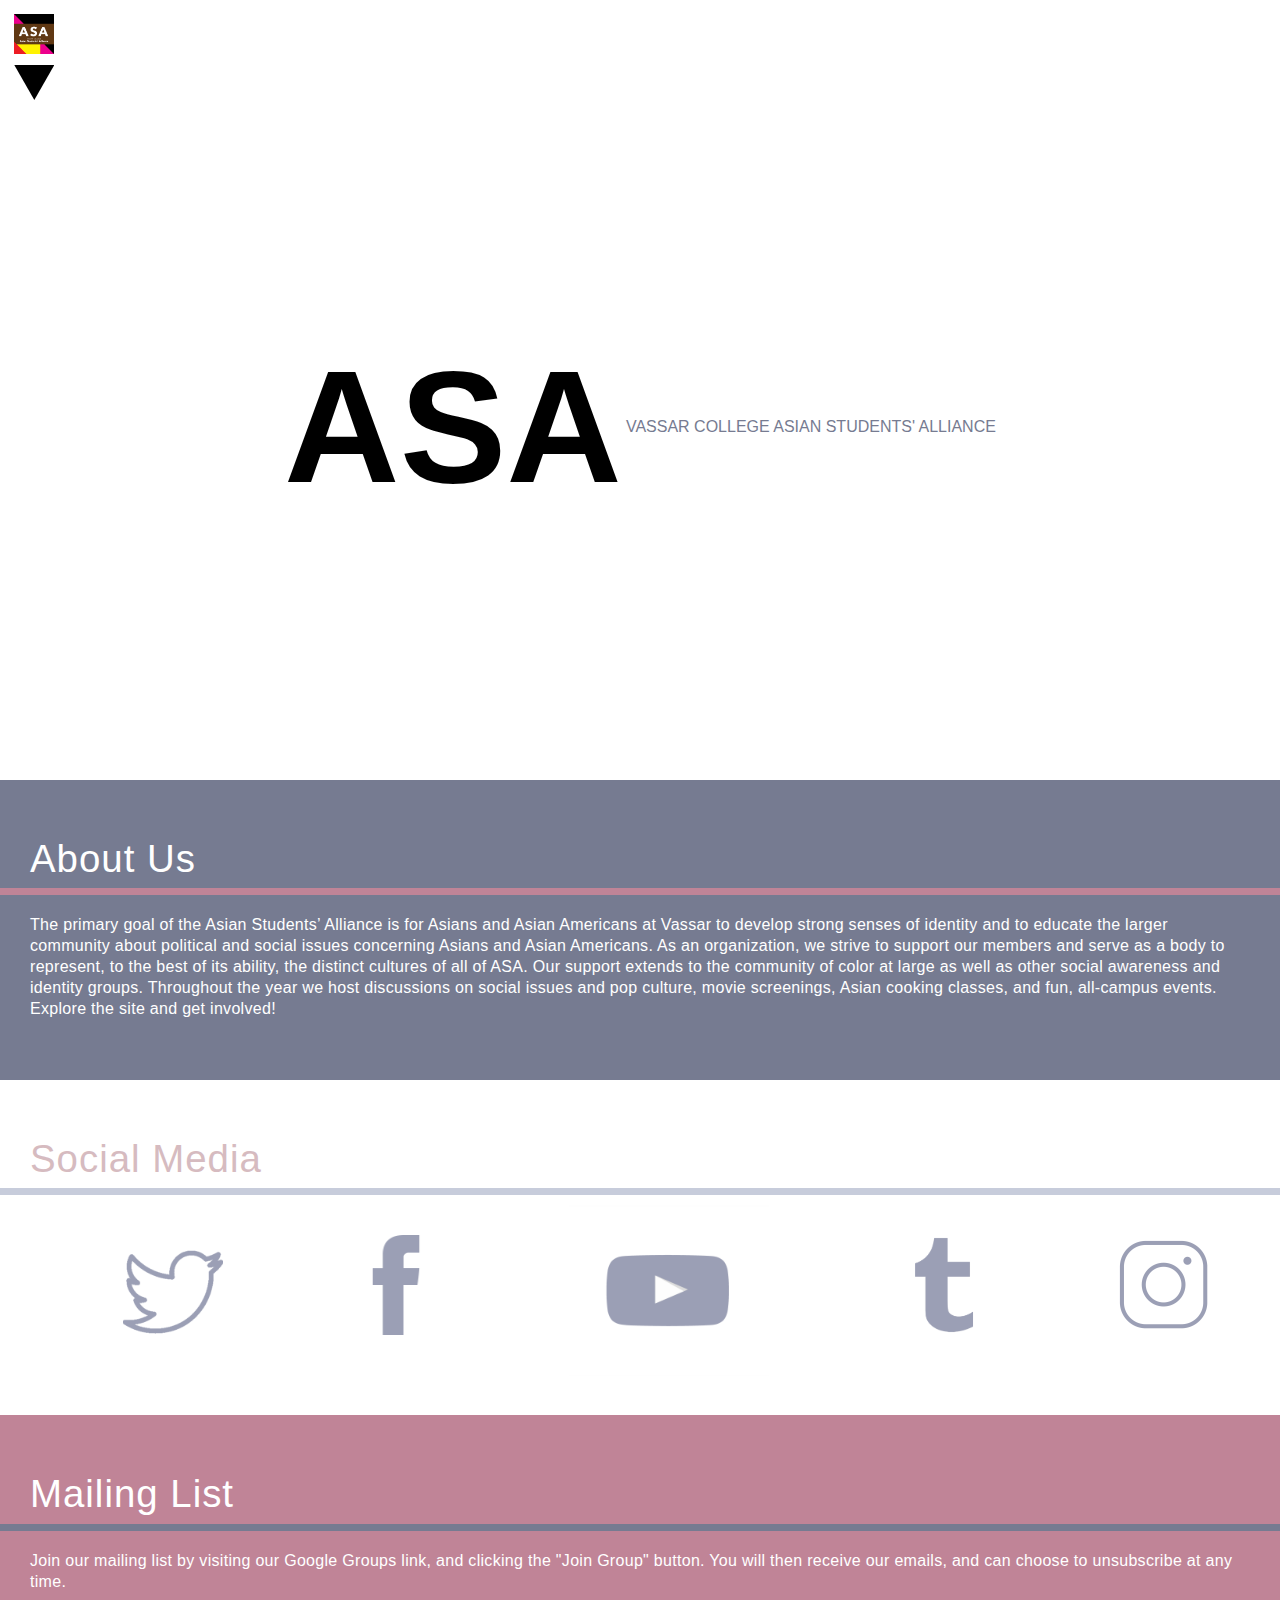
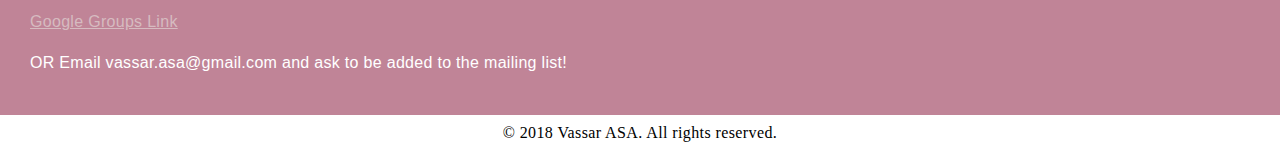
<file: ASA/index.html>
<html>
<head>
    <link rel="stylesheet" type="text/css" href="reset.css">
    <link rel="stylesheet" type="text/css" href="title.css">
    <link rel="shortcut icon" href=pictures/favicon.ico>
    <title>Vassar ASA</title>
</head>
<div id="big-grid">
<main>
    <a href=index.html>
        <img src="pictures/ASA.png" alt="ASA Logo">
    </a>
    <div class="top">
    <br>
    <br>
    <br>
    <br>
    <div class="dropdown">
        <button class="dropbtn">
            <div class="triangle-down"></div>
        </button>
        <div class="dropdown-content">
            <a href=mission-statement.html><p>Mission Statement</p></a>
            <a href=get-involved.html><p>Get Involved</p></a>
            <a href=history.html><p>History</p></a>
            <a href=minutes.html><p>Minutes</p></a>
            <a href=meet-eb.html><p>Meet EB</p></a>
            <a href=letter.html><p>A Letter</p></a>
            <a href=vasam.html><p>VASAM</p></a>
        </div>
    </div>
    <div id="title">
    <h1>ASA</h1>
    <h2>Vassar College Asian Students' Alliance </h2>
    </div>
    </div>
</main>
<body>
    <div id="about-us">
        <h1>About Us </h1>
        <div class="red-bar"></div>
        <p>The primary goal of the Asian Students’ Alliance is for Asians and Asian Americans at Vassar to develop strong senses of identity and to educate the larger community about political and social issues concerning Asians and Asian Americans.  As an organization, we strive to support our members and serve as a body to represent, to the best of its ability, the distinct cultures of all of ASA.  Our support extends to the community of color at large as well as other social awareness and identity groups.  Throughout the year we host discussions on social issues and pop culture, movie screenings, Asian cooking classes, and fun, all-campus events.  Explore the site and get involved!</p>
    </div>
    <div id="social-media">
        <h1>Social Media</h1>
        <div class="red-bar"></div>
        <div class="icon-grid">
            <div class="icon">
                <a href="https://twitter.com/vassarASA" target="_blank">
                    <img class="twitter" src="pictures/twitter-icon-hover.png" alt="ASA Twitter">
                    <img class="twitter" src="pictures/twitter-icon.png">
                </a>
            </div>
            <div class="icon">
                <a href="https://www.facebook.com/vassar.asa" target="_blank">
                    <img class="facebook" src="pictures/facebook-icon-hover.png" alt="ASA Facebook">
                    <img class="facebook" src="pictures/facebook-icon.png">
                </a>
            </div>
            <div class="icon">
                <a href="https://www.youtube.com/user/vassarasa" target="_blank">
                    <img class="youtube" src="pictures/youtube-icon-hover.png" alt="ASA Youtube">
                    <img class="youtube" src="pictures/youtube-icon.png">
                </a>
            </div>
            <div class="icon">
                <a href="http://vassarasa.tumblr.com/" target="_blank">  
                    <img class="tumblr" src="pictures/tumblr-icon-hover.png" alt="ASA Tumblr">
                    <img class="tumblr" src="pictures/tumblr-icon.png">
                </a>
            </div>
            <div class="icon">
                <a href="https://www.instagram.com/vassarasa/" target="_blank">
                    <img class="instagram" src="pictures/insta-icon-hover.png" alt="ASA Instagram">
                    <img class="instagram" src="pictures/insta-icon.png">
                </a>
            </div>
        </div>
    </div>
    <div id="mailing-list">
        <h1>Mailing List</h1>
        <div class="red-bar"></div>
        <p>Join our mailing list by visiting our Google Groups link, and clicking the "Join Group" button. You will then receive our emails, and can choose to unsubscribe at any time. </p>
        <a class="mailing-list-link" href="http://bit.ly/asamailinglist" target="_blank">
            Google Groups Link
        </a>
        <p>OR Email vassar.asa@gmail.com and ask to be added to the mailing list!</p>
    </div>
</body>
</div>
<footer>
    <p>© 2018 Vassar ASA. All rights reserved.</p>
</footer>
</html>
</file>
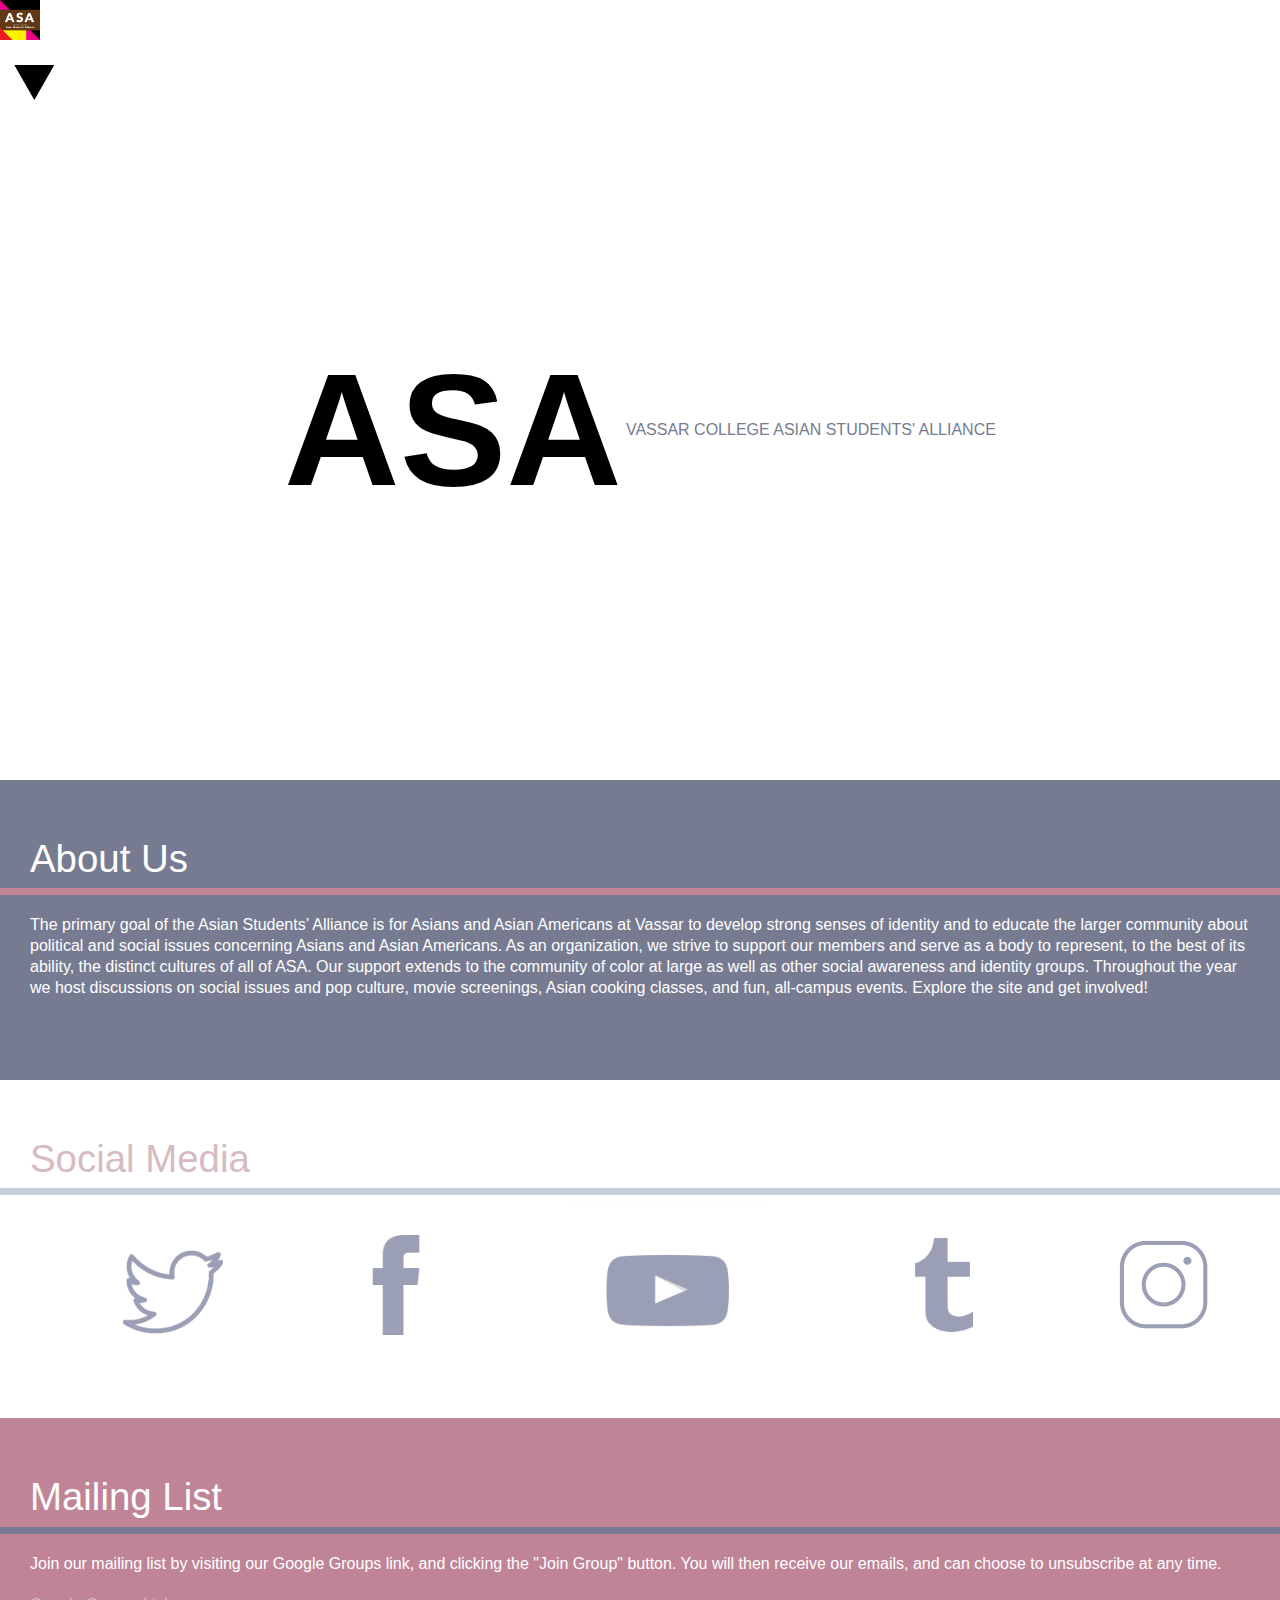
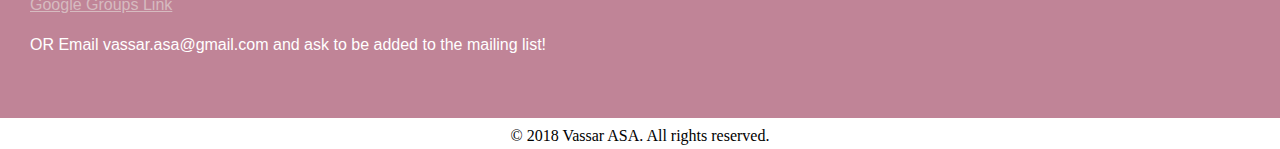
<file: docs/index.html>
<!DOCTYPE html>
<html>
<head>
    <link rel="stylesheet" type="text/css" href="reset.css">
    <link rel="stylesheet" type="text/css" href="index.css">
    <link rel="shortcut icon" href=pictures/favicon.ico>
    <title>Vassar ASA</title>
</head>
<div id="big-grid">
<main>
    <a href=index.html>
        <img src="pictures/ASA.png" alt="ASA Logo">
    </a>
    <div class="top">
    <br>
    <br>
    <br>
    <br>
    <div class="dropdown">
        <button class="dropbtn">
            <div class="triangle-down"></div>
        </button>
        <div class="dropdown-content">
            <a href=mission-statement.html><p>Mission Statement</p></a>
            <a href=get-involved.html><p>Get Involved</p></a>
            <a href=history.html><p>History</p></a>
            <a href=minutes.html><p>Minutes</p></a>
            <a href=meet-eb.html><p>Meet EB</p></a>
            <a href=letter.html><p>A Letter</p></a>
            <a href=vasam.html><p>VASAM</p></a>
        </div>
    </div>
    <div id="title">
    <h1>ASA</h1>
    <h2>Vassar College Asian Students' Alliance </h2>
    </div>
    </div>
</main>
<body>
    <div id="about-us">
        <h1>About Us </h1>
        <div class="red-bar"></div>
        <p>The primary goal of the Asian Students’ Alliance is for Asians and Asian Americans at Vassar to develop strong senses of identity and to educate the larger community about political and social issues concerning Asians and Asian Americans.  As an organization, we strive to support our members and serve as a body to represent, to the best of its ability, the distinct cultures of all of ASA.  Our support extends to the community of color at large as well as other social awareness and identity groups.  Throughout the year we host discussions on social issues and pop culture, movie screenings, Asian cooking classes, and fun, all-campus events.  Explore the site and get involved!</p>
    </div>
    <div id="social-media">
        <h1>Social Media</h1>
        <div class="red-bar"></div>
        <div class="icon-grid">
            <div class="icon">
                <a href="https://twitter.com/vassarASA" target="_blank">
                    <img class="twitter" src="pictures/twitter-icon-hover.png" alt="ASA Twitter">
                    <img class="twitter" src="pictures/twitter-icon.png">
                </a>
            </div>
            <div class="icon">
                <a href="https://www.facebook.com/vassar.asa" target="_blank">
                    <img class="facebook" src="pictures/facebook-icon-hover.png" alt="ASA Facebook">
                    <img class="facebook" src="pictures/facebook-icon.png">
                </a>
            </div>
            <div class="icon">
                <a href="https://www.youtube.com/user/vassarasa" target="_blank">
                    <img class="youtube" src="pictures/youtube-icon-hover.png" alt="ASA Youtube">
                    <img class="youtube" src="pictures/youtube-icon.png">
                </a>
            </div>
            <div class="icon">
                <a href="http://vassarasa.tumblr.com/" target="_blank">  
                    <img class="tumblr" src="pictures/tumblr-icon-hover.png" alt="ASA Tumblr">
                    <img class="tumblr" src="pictures/tumblr-icon.png">
                </a>
            </div>
            <div class="icon">
                <a href="https://www.instagram.com/vassarasa/" target="_blank">
                    <img class="instagram" src="pictures/insta-icon-hover.png" alt="ASA Instagram">
                    <img class="instagram" src="pictures/insta-icon.png">
                </a>
            </div>
        </div>
    </div>
    <div id="mailing-list">
        <h1>Mailing List</h1>
        <div class="red-bar"></div>
        <p>Join our mailing list by visiting our Google Groups link, and clicking the "Join Group" button. You will then receive our emails, and can choose to unsubscribe at any time. </p>
        <a class="mailing-list-link" href="http://bit.ly/asamailinglist" target="_blank">
            Google Groups Link
        </a>
        <p>OR Email vassar.asa@gmail.com and ask to be added to the mailing list!</p>
    </div>
</body>
</div>
<footer>
    <p>© 2018 Vassar ASA. All rights reserved.</p>
</footer>
</html>
</file>
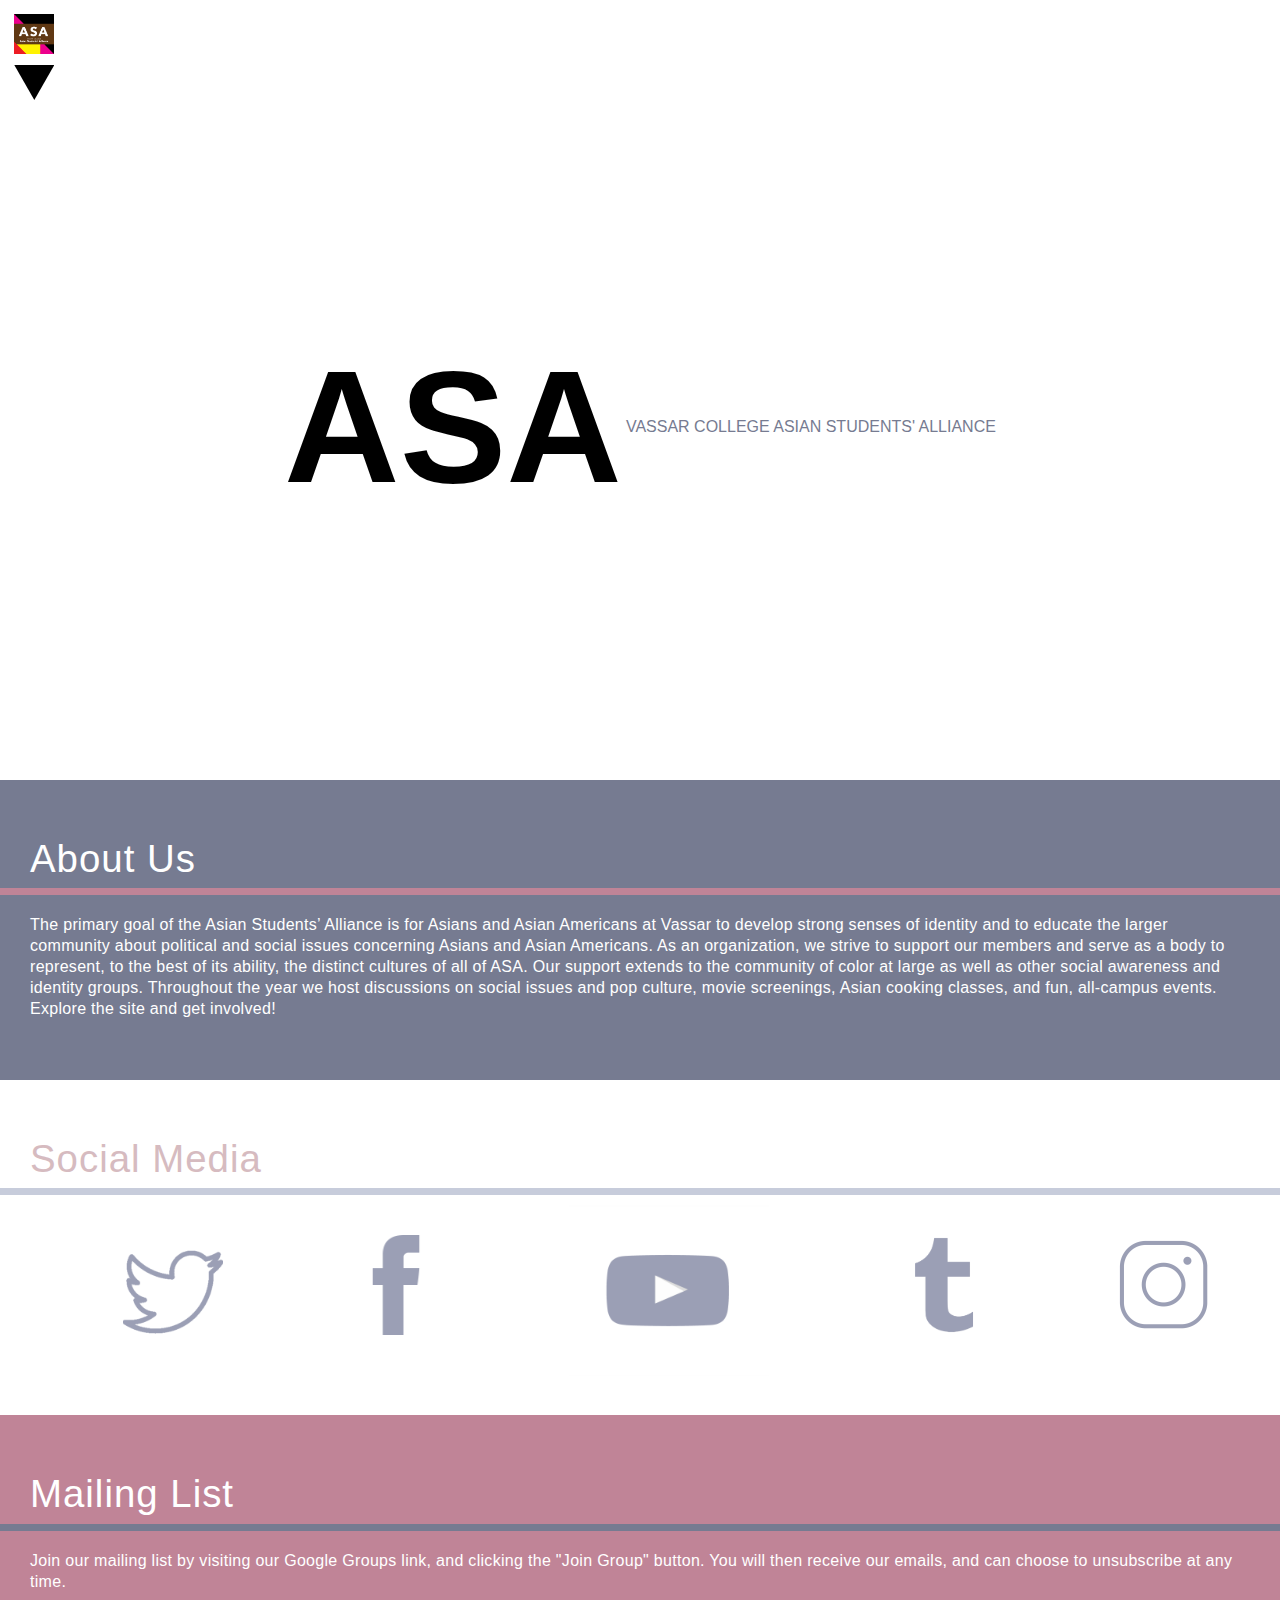
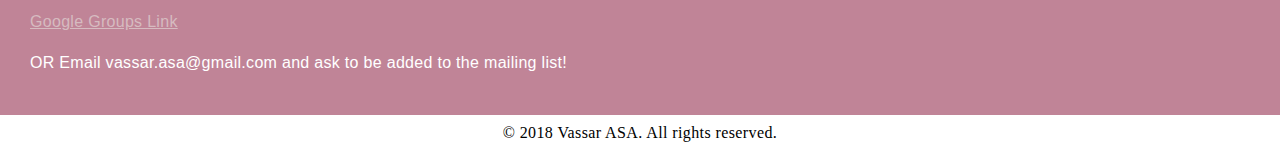
<file: docs/ASA/index.html>
<html>
<head>
    <link rel="stylesheet" type="text/css" href="reset.css">
    <link rel="stylesheet" type="text/css" href="index.css">
    <link rel="shortcut icon" href=pictures/favicon.ico>
    <title>Vassar ASA</title>
</head>
<div id="big-grid">
<main>
    <a href=index.html>
        <img src="pictures/ASA.png" alt="ASA Logo">
    </a>
    <div class="top">
    <br>
    <br>
    <br>
    <br>
    <div class="dropdown">
        <button class="dropbtn">
            <div class="triangle-down"></div>
        </button>
        <div class="dropdown-content">
            <a href=mission-statement.html><p>Mission Statement</p></a>
            <a href=get-involved.html><p>Get Involved</p></a>
            <a href=history.html><p>History</p></a>
            <a href=minutes.html><p>Minutes</p></a>
            <a href=meet-eb.html><p>Meet EB</p></a>
            <a href=letter.html><p>A Letter</p></a>
            <a href=vasam.html><p>VASAM</p></a>
        </div>
    </div>
    <div id="title">
    <h1>ASA</h1>
    <h2>Vassar College Asian Students' Alliance </h2>
    </div>
    </div>
</main>
<body>
    <div id="about-us">
        <h1>About Us </h1>
        <div class="red-bar"></div>
        <p>The primary goal of the Asian Students’ Alliance is for Asians and Asian Americans at Vassar to develop strong senses of identity and to educate the larger community about political and social issues concerning Asians and Asian Americans.  As an organization, we strive to support our members and serve as a body to represent, to the best of its ability, the distinct cultures of all of ASA.  Our support extends to the community of color at large as well as other social awareness and identity groups.  Throughout the year we host discussions on social issues and pop culture, movie screenings, Asian cooking classes, and fun, all-campus events.  Explore the site and get involved!</p>
    </div>
    <div id="social-media">
        <h1>Social Media</h1>
        <div class="red-bar"></div>
        <div class="icon-grid">
            <div class="icon">
                <a href="https://twitter.com/vassarASA" target="_blank">
                    <img class="twitter" src="pictures/twitter-icon-hover.png" alt="ASA Twitter">
                    <img class="twitter" src="pictures/twitter-icon.png">
                </a>
            </div>
            <div class="icon">
                <a href="https://www.facebook.com/vassar.asa" target="_blank">
                    <img class="facebook" src="pictures/facebook-icon-hover.png" alt="ASA Facebook">
                    <img class="facebook" src="pictures/facebook-icon.png">
                </a>
            </div>
            <div class="icon">
                <a href="https://www.youtube.com/user/vassarasa" target="_blank">
                    <img class="youtube" src="pictures/youtube-icon-hover.png" alt="ASA Youtube">
                    <img class="youtube" src="pictures/youtube-icon.png">
                </a>
            </div>
            <div class="icon">
                <a href="http://vassarasa.tumblr.com/" target="_blank">  
                    <img class="tumblr" src="pictures/tumblr-icon-hover.png" alt="ASA Tumblr">
                    <img class="tumblr" src="pictures/tumblr-icon.png">
                </a>
            </div>
            <div class="icon">
                <a href="https://www.instagram.com/vassarasa/" target="_blank">
                    <img class="instagram" src="pictures/insta-icon-hover.png" alt="ASA Instagram">
                    <img class="instagram" src="pictures/insta-icon.png">
                </a>
            </div>
        </div>
    </div>
    <div id="mailing-list">
        <h1>Mailing List</h1>
        <div class="red-bar"></div>
        <p>Join our mailing list by visiting our Google Groups link, and clicking the "Join Group" button. You will then receive our emails, and can choose to unsubscribe at any time. </p>
        <a class="mailing-list-link" href="http://bit.ly/asamailinglist" target="_blank">
            Google Groups Link
        </a>
        <p>OR Email vassar.asa@gmail.com and ask to be added to the mailing list!</p>
    </div>
</body>
</div>
<footer>
    <p>© 2018 Vassar ASA. All rights reserved.</p>
</footer>
</html>
</file>
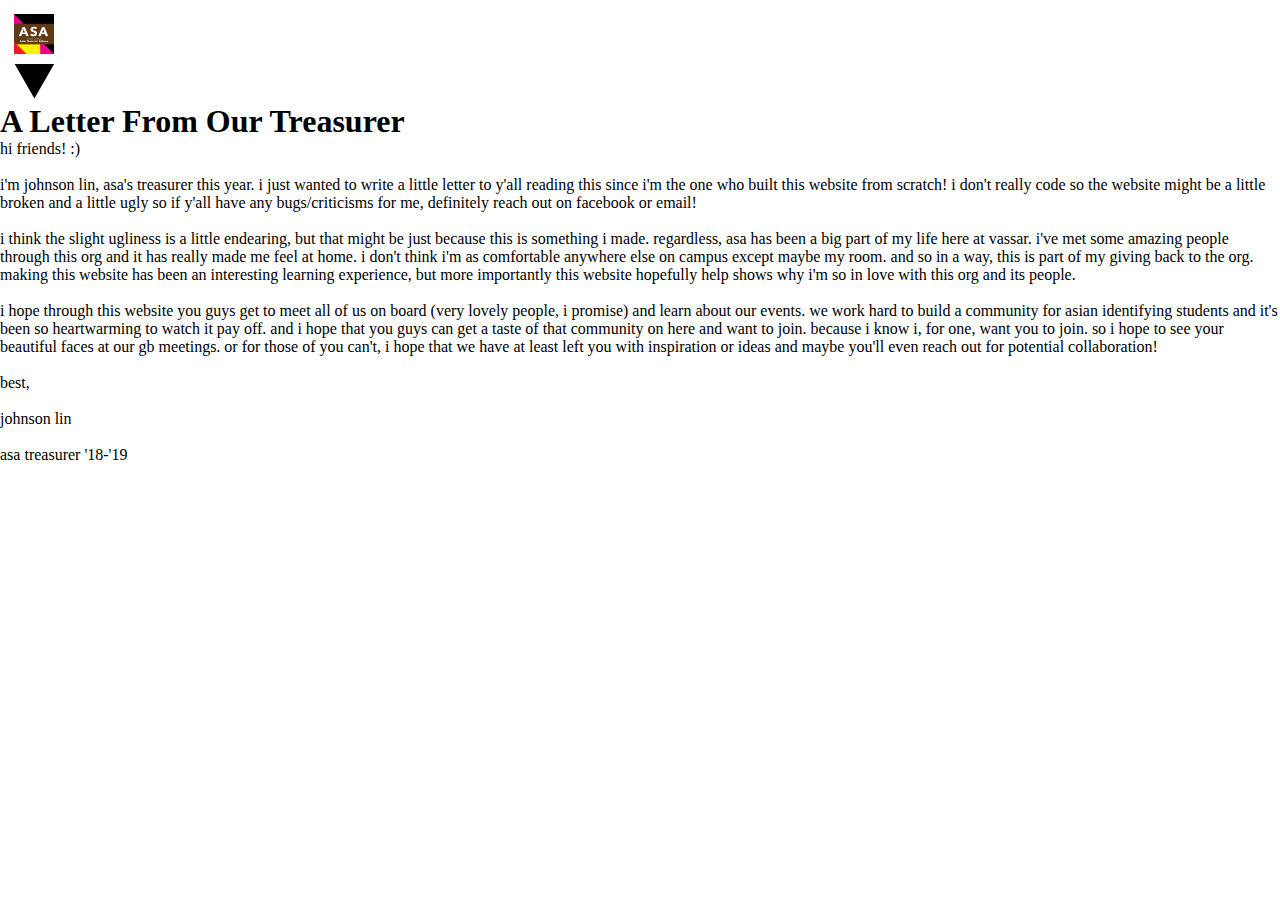
<file: ASA/letter.html>
<html>
<head>
    <link rel="stylesheet" type="text/css" href=letter.css>
    <link rel="shortcut icon" href=pictures/favicon.ico>
    <title>ASA - A Letter</title>
</head>
    <div id="grid">
<div id="header">
<a href=index.html>
    <img src="pictures/ASA.png" alt="ASA Logo">
</a>
<br>
<br>
<br>
<div class="dropdown">
    <button class="dropbtn">
        <div class="triangle-down"></div>
    </button>
    <div class="dropdown-content">
        <a href=mission-statement.html><p>Mission Statement</p></a>
        <a href=get-involved.html><p>Get Involved</p></a>
        <a href=history.html><p>History</p></a>
        <a href=minutes.html><p>Minutes</p></a>
        <a href=meet-eb.html><p>Meet EB</p></a>
        <a href=letter.html><p>A Letter</p></a>
        <a href=vasam.html><p>VASAM</p></a>
    </div>
</div>
<h1>A Letter From Our Treasurer</h1>
<body>
    hi friends! :)
</body>
<br>
<br>
<body>
    i'm johnson lin, asa's treasurer this year. i just wanted to write a little letter to y'all reading this since i'm the one who built this website from scratch! i don't really code so the website might be a little broken and a little ugly so if y'all have any bugs/criticisms for me, definitely reach out on facebook or email! 
</body>
<br>
<br>
<body>
    i think the slight ugliness is a little endearing, but that might be just because this is something i made. regardless, asa has been a big part of my life here at vassar. i've met some amazing people through this org and it has really made me feel at home. i don't think i'm as comfortable anywhere else on campus except maybe my room. and so in a way, this is part of my giving back to the org. making this website has been an interesting learning experience, but more importantly this website hopefully help shows why i'm so in love with this org and its people.
</body>
<br>
<br>
<body>
    i hope through this website you guys get to meet all of us on board (very lovely people, i promise) and learn about our events. we work hard to build a community for asian identifying students and it's been so heartwarming to watch it pay off. and i hope that you guys can get a taste of that community on here and want to join. because i know i, for one, want you to join. so i hope to see your beautiful faces at our gb meetings. or for those of you can't, i hope that we have at least left you with inspiration or ideas and maybe you'll even reach out for potential collaboration!  
</body>
<br>
<br>
<body>
    best,
</body>
<br>
<br>
<body>
    johnson lin
</body>
<br>
<br>
<body>
    asa treasurer '18-'19
</body>
</div>
</html>
</file>
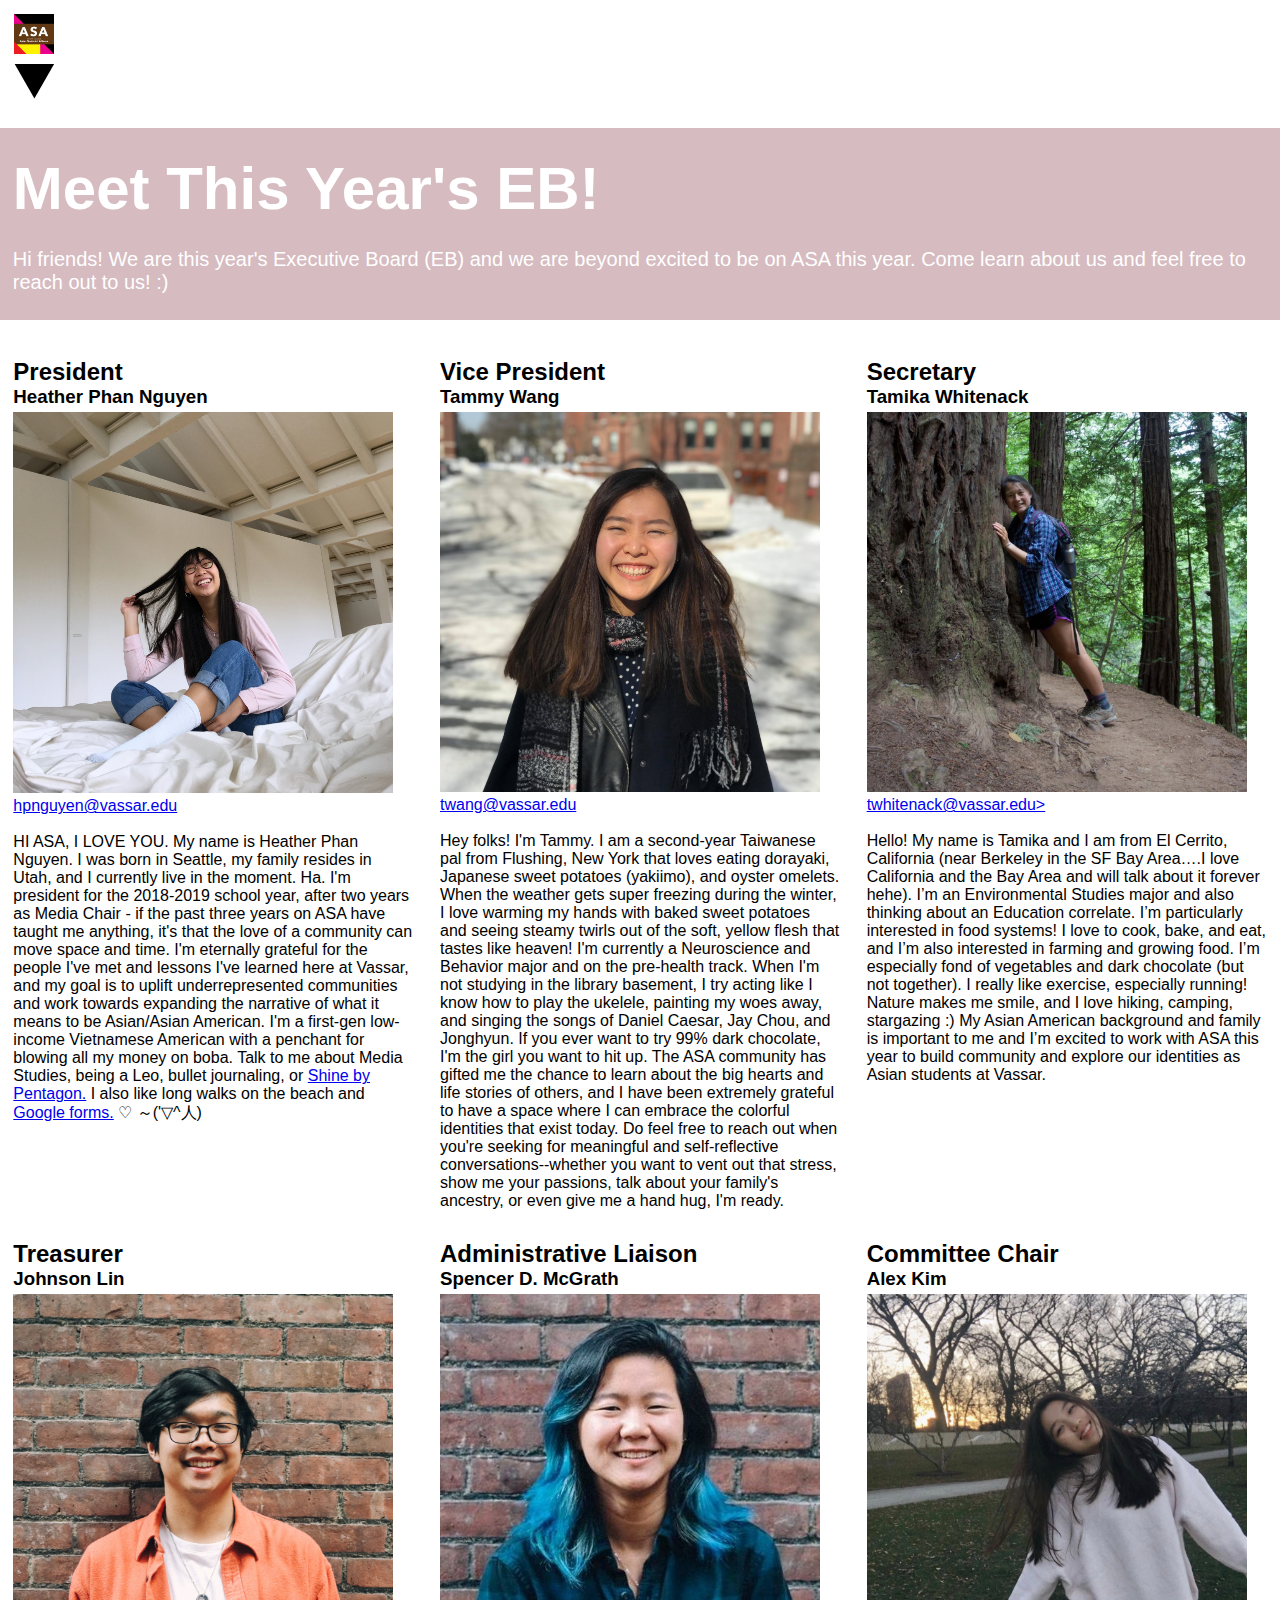
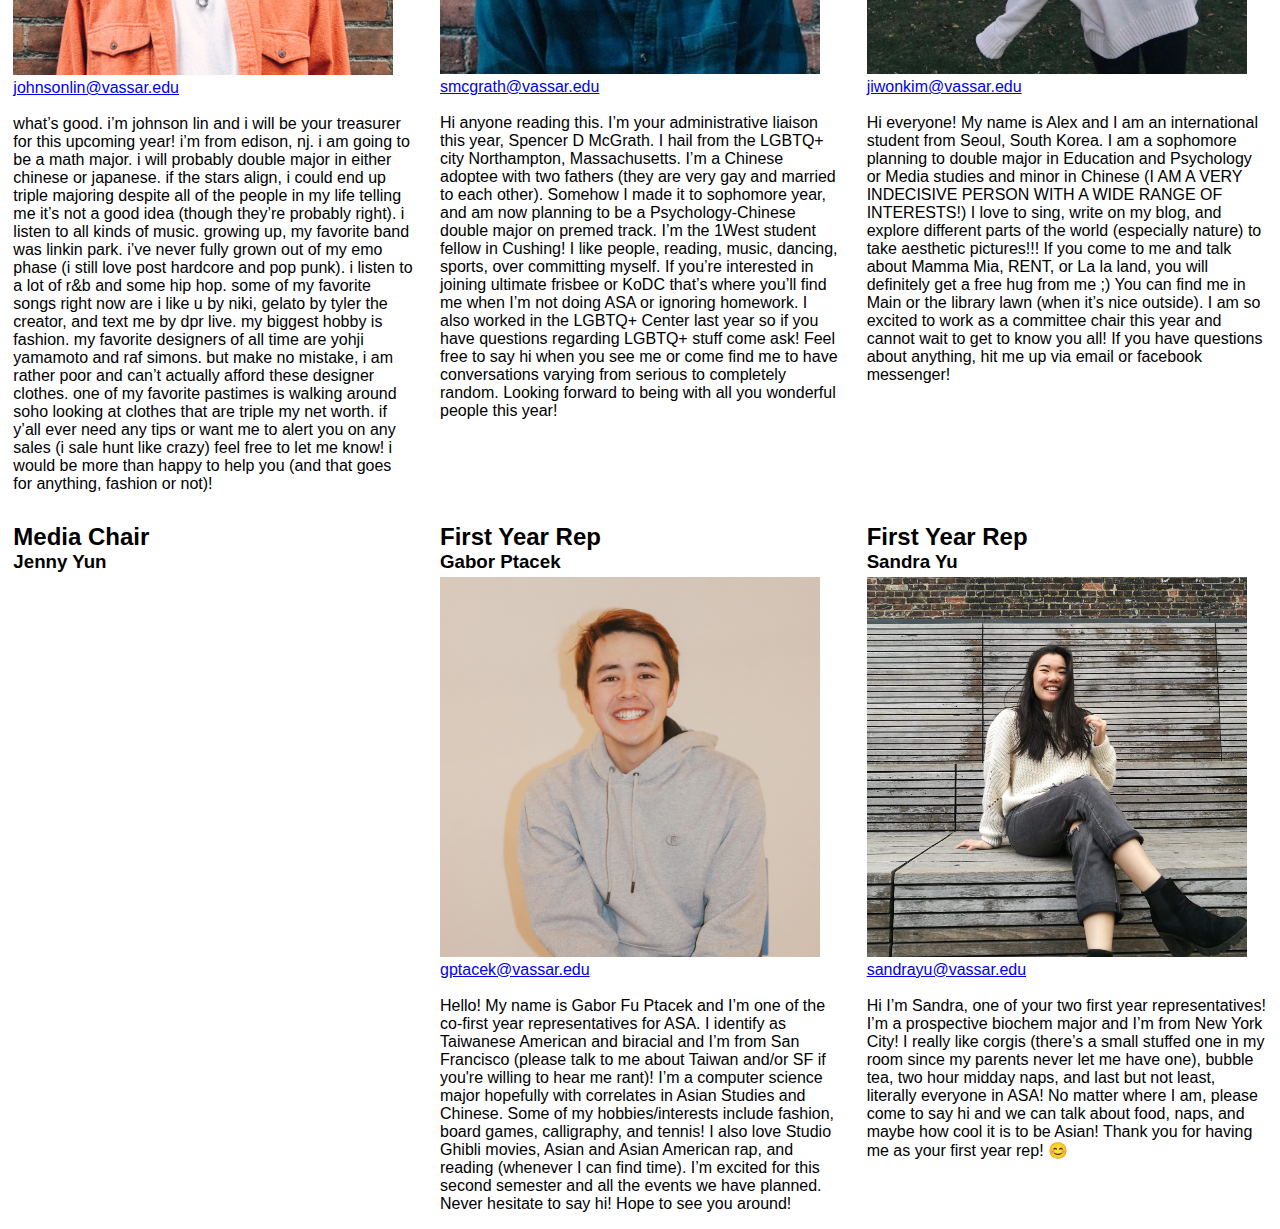
<file: ASA/meet-eb.html>
<html>
<head>
    <link rel="stylesheet" type="text/css" href=meet-eb.css>
    <link rel="shortcut icon" href=pictures/favicon.ico>
    <title>ASA - Meet EB</title>
</head>
<div id="grid">
<div id="header">
<a href=index.html>
    <img src="pictures/ASA.png" alt="ASA Logo">
</a>
<br>
<br>
<br>
<div class="dropdown">
    <button class="dropbtn">
        <div class="triangle-down"></div>
    </button>
    <div class="dropdown-content">
        <a href=mission-statement.html><p>Mission Statement</p></a>
        <a href=get-involved.html><p>Get Involved</p></a>
        <a href=history.html><p>History</p></a>
        <a href=minutes.html><p>Minutes</p></a>
        <a href=meet-eb.html><p>Meet EB</p></a>
        <a href=letter.html><p>A Letter</p></a>
        <a href=vasam.html><p>VASAM</p></a>
    </div>
</div>
<div id="title">    
<h1>Meet This Year's EB!</h1>
<p>
    Hi friends! We are this year's Executive Board (EB) and we are beyond excited to be on ASA this year. Come learn about us and feel free to reach out to us! :)
</p>
</div>
</div>
<div id="flex-container">
<div class="eb-member" id="heather">
    <h2>President</h2>
    <h3>Heather Phan Nguyen</h3>
    <div class="img">
    <img src="pictures/heather1.jpg">
    </div>
    <div class="text">
    <p>
        <a href=mailto:hpnguyen@vassar.edu>hpnguyen@vassar.edu</a>
        <br>
        <br>
        HI ASA, I LOVE YOU. My name is Heather Phan Nguyen. I was born in Seattle, my family resides in Utah, and I currently live in the moment. Ha. I'm president for the 2018-2019 school year, after two years as Media Chair - if the past three years on ASA have taught me anything, it's that the love of a community can move space and time. I'm eternally grateful for the people I've met and lessons I've learned here at Vassar, and my goal is to uplift underrepresented communities and work towards expanding the narrative of what it means to be Asian/Asian American. I'm a first-gen low-income Vietnamese American with a penchant for blowing all my money on boba. Talk to me about Media Studies, being a Leo, bullet journaling, or
        <a href=https://www.youtube.com/watch?v=Nu2yQ1zYDYU target="_blank">Shine by Pentagon.</a>
        I also like long walks on the beach and 
        <a href=tinyurl.com/heatherdate target=_blank>Google forms.</a>
        ♡ ～('▽^人)
    </p>
    </div>
</div>
<div class="eb-member" id="tammy">
    <h2>Vice President</h2>
    <h3>Tammy Wang</h3>
    <div class="img">
    <img src="pictures/tammy1.jpg">
    </div>
    <div class="text">
    <p>
        <a href=mailto:twang@vassar.edu>twang@vassar.edu</a>
        <br>
        <br>
        Hey folks!
        I'm Tammy. I am a second-year Taiwanese pal from Flushing, New York that loves eating dorayaki, Japanese sweet potatoes (yakiimo), and oyster omelets. When the weather gets super freezing during the winter, I love warming my hands with baked sweet potatoes and seeing steamy twirls out of the soft, yellow flesh that tastes like heaven! I'm currently a Neuroscience and Behavior major and on the pre-health track. When I'm not studying in the library basement, I try acting like I know how to play the ukelele, painting my woes away, and singing the songs of Daniel Caesar, Jay Chou, and Jonghyun. If you ever want to try 99% dark chocolate, I'm the girl you want to hit up. The ASA community has gifted me the chance to learn about the big hearts and life stories of others, and I have been extremely grateful to have a space where I can embrace the colorful identities that exist today. Do feel free to reach out when you're seeking for meaningful and self-reflective conversations--whether you want to vent out that stress, show me your passions, talk about your family's ancestry, or even give me a hand hug, I'm ready.  

    </p>
    </div>
</div>
<div class="eb-member" id="tamika">
    <h2>Secretary</h2>
    <h3>Tamika Whitenack</h3>
    <div class="img">
    <img src="pictures/tamika1.jpg">
    </div>
    <div class="text">
    <p>
        <a href=mailto:twhitenack@vassar.edu>twhitenack@vassar.edu></a>
        <br>
        <br>
        Hello! My name is Tamika and I am from El Cerrito, California (near Berkeley in the SF Bay Area….I love California and the Bay Area and will talk about it forever hehe). I’m an Environmental Studies major and also thinking about an Education correlate. I’m particularly interested in food systems! I love to cook, bake, and eat, and I’m also interested in farming and growing food. I’m especially fond of vegetables and dark chocolate (but not together). I really like exercise, especially running! Nature makes me smile, and I love hiking, camping, stargazing :) My Asian American background and family is important to me and I’m excited to work with ASA this year to build community and explore our identities as Asian students at Vassar.
    </p>
    </div>
</div>
<div class="eb-member" id="momson">
    <h2>Treasurer</h2>
    <h3>Johnson Lin</h3>
    <div class="img">
    <img src="pictures/johnson1.jpg">
    </div>
    <div class="text">
    <p>
        <a href=mailto:johnsonlin@vassar.edu>johnsonlin@vassar.edu</a>
        <br>
        <br>
        what’s good. i’m johnson lin and i will be your treasurer for this upcoming year! i’m from edison, nj. i am going to be a math major. i will probably double major in either chinese or japanese. if the stars align, i could end up triple majoring despite all of the people in my life telling me it’s not a good idea (though they’re probably right). i listen to all kinds of music. growing up, my favorite band was linkin park. i’ve never fully grown out of my emo phase (i still love post hardcore and pop punk). i listen to a lot of r&b and some hip hop. some of my favorite songs right now are i like u by niki, gelato by tyler the creator, and text me by dpr live. my biggest hobby is fashion. my favorite designers of all time are yohji yamamoto and raf simons. but make no mistake, i am rather poor and can’t actually afford these designer clothes. one of my favorite pastimes is walking around soho looking at clothes that are triple my net worth. if y’all ever need any tips or want me to alert you on any sales (i sale hunt like crazy) feel free to let me know! i would be more than happy to help you (and that goes for anything, fashion or not)! 
    </p>
    </div>
</div>
<div class="eb-member" id="spencer">
    <h2>Administrative Liaison</h2>    
    <h3>Spencer D. McGrath</h3>
    <div class="img">
    <img src="pictures/spencer1.jpg">
    </div>
    <div class="text">
    <p>
        <a href=mailto:smcgrath@vassar.edu>smcgrath@vassar.edu</a>
        <br>
        <br>
        Hi anyone reading this. I’m your administrative liaison this year, Spencer D McGrath. I hail from the LGBTQ+ city Northampton, Massachusetts. I’m a Chinese adoptee with two fathers (they are very gay and married to each other). Somehow I made it to sophomore year, and am now planning to be a Psychology-Chinese double major on premed track. I’m the 1West student fellow in Cushing! I like people, reading, music, dancing, sports, over committing myself. If you’re interested in joining ultimate frisbee or KoDC that’s where you’ll find me when I’m not doing ASA or ignoring homework. I also worked in the LGBTQ+ Center last year so if you have questions regarding LGBTQ+ stuff come ask! Feel free to say hi when you see me or come find me to have conversations varying from serious to completely random. Looking forward to being with all you wonderful people this year!
    </div>
    </p>
</div>
<div class="eb-member" id="alex">
    <h2>Committee Chair</h2>    
    <h3>Alex Kim</h3>
    <div class="img">
    <img src="pictures/alex.jpeg">
    </div>
    <div class="text">
    <p>
        <a href=mailto:jiwonkim@vassar.edu>jiwonkim@vassar.edu</a>
        <br>
        <br>
        Hi everyone! My name is Alex and I am an international student from Seoul, South Korea. I
        am a sophomore planning to double major in Education and Psychology or Media studies
        and minor in Chinese (I AM A VERY INDECISIVE PERSON WITH A WIDE RANGE OF
        INTERESTS!) I love to sing, write on my blog, and explore different parts of the world
        (especially nature) to take aesthetic pictures!!! If you come to me and talk about Mamma
        Mia, RENT, or La la land, you will definitely get a free hug from me ;) You can find me in
        Main or the library lawn (when it’s nice outside). I am so excited to work as a committee
        chair this year and cannot wait to get to know you all! If you have questions about
        anything, hit me up via email or facebook messenger!
    </p>
    </div>
</div>
<div class="eb-member" id="jenny">
    <h2>Media Chair</h2>    
    <h3>Jenny Yun</h3>
</div>
<div class="eb-member" id="gabor">
    <h2>First Year Rep</h2>    
    <h3>Gabor Ptacek</h3>
    <div class="img">
    <img src="pictures/gabor1.jpg">
    </div>
    <div class="text">
    <p>
        <a href=mailto:gptacek@vassar.edu>gptacek@vassar.edu</a>
        <br>
        <br>
        Hello! My name is Gabor Fu Ptacek and I’m one of the co-first year representatives for ASA. I identify as Taiwanese American and biracial and I’m from San Francisco (please talk to me about Taiwan and/or SF if you're willing to hear me rant)! I’m a computer science major hopefully with correlates in Asian Studies and Chinese. Some of my hobbies/interests include fashion, board games, calligraphy, and tennis! I also love Studio Ghibli movies, Asian and Asian American rap, and reading (whenever I can find time). I’m excited for this second semester and all the events we have planned. Never hesitate to say hi! Hope to see you around!
    </p>
    </div>
</div>
<div class="eb-member" id="sondra">    
    <h2>First Year Rep</h2>    
    <h3>Sandra Yu</h3>
    <div class="img">
    <img src="pictures/sandra1.jpg">
    </div>
    <div class="text">
    <p>
        <a href=mailto:sandrayu@vassar.edu>sandrayu@vassar.edu</a>
        <br>
        <br>
        Hi I’m Sandra, one of your two first year representatives! I’m a prospective biochem major and I’m from New York City! I really like corgis (there’s a small stuffed one in my room since my parents never let me have one), bubble tea, two hour midday naps, and last but not least, literally everyone in ASA! No matter where I am, please come to say hi and we can talk about food, naps, and maybe how cool it is to be Asian! Thank you for having me as your first year rep! 😊
    </p>
    </div>
</div>
</div>
</div>
</html>
</file>
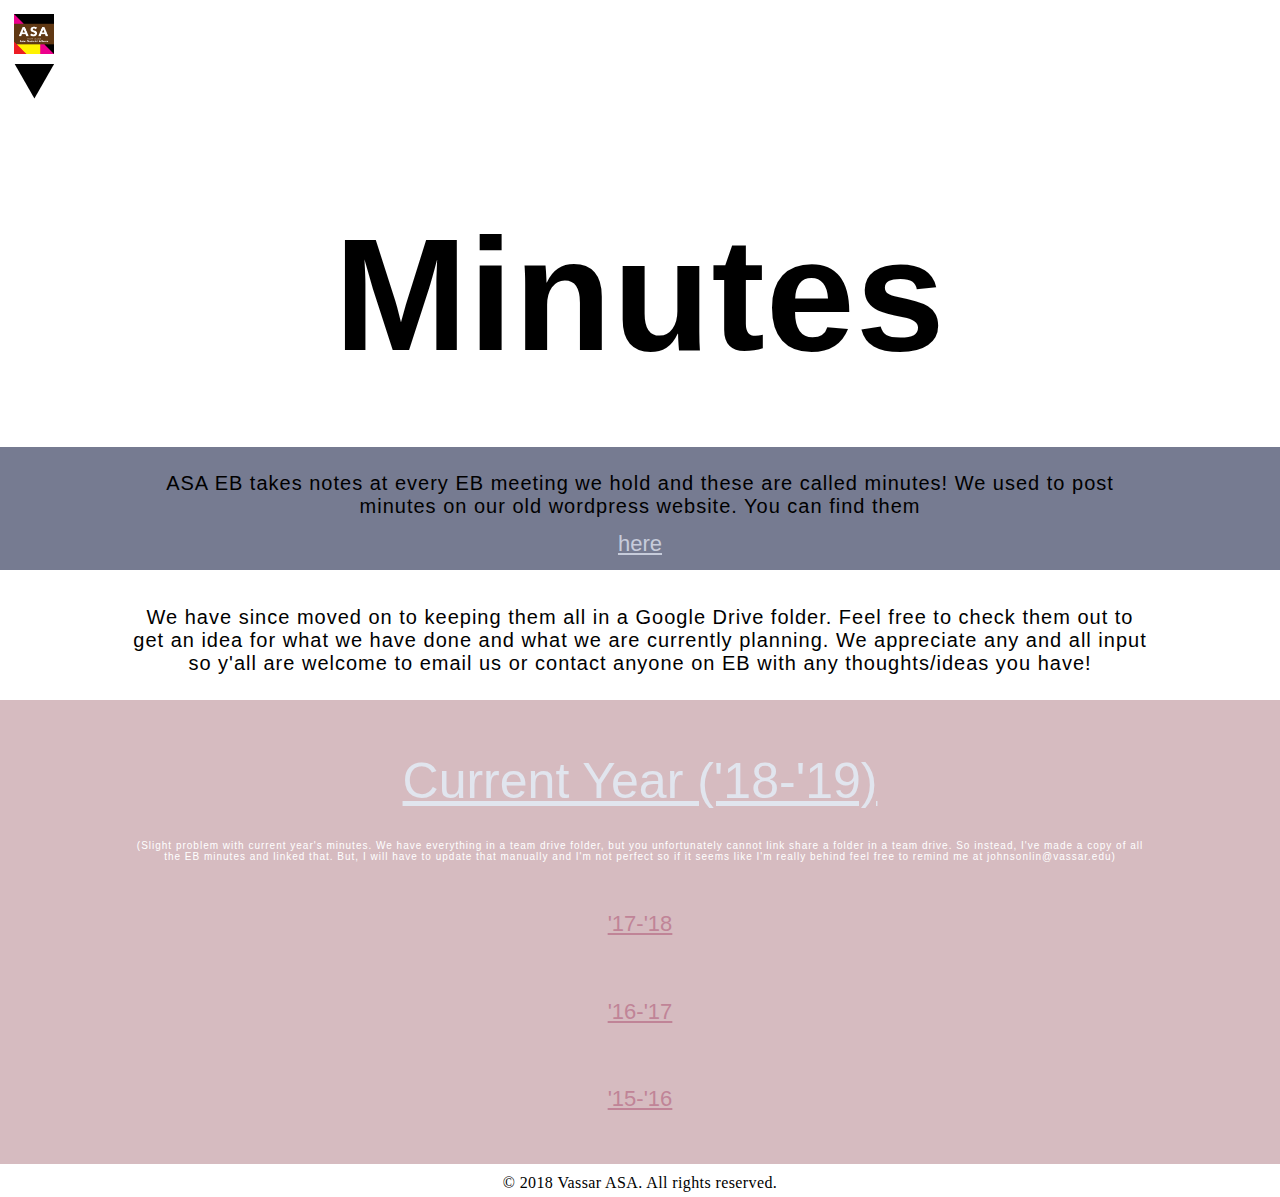
<file: ASA/minutes.html>
<html>
<head>
    <link rel="stylesheet" type="text/css" href=minutes.css>
    <link rel="shortcut icon" href=pictures/favicon.ico>
    <title>ASA - Minutes</title>
</head>
<div id="grid">
<div id="header">
<a href=index.html>
    <img src="pictures/ASA.png" alt="ASA Logo">
</a>
<br>
<br>
<br>
<div class="dropdown">
    <button class="dropbtn">
        <div class="triangle-down"></div>
    </button>
    <div class="dropdown-content">
        <a href=mission-statement.html><p>Mission Statement</p></a>
        <a href=get-involved.html><p>Get Involved</p></a>
        <a href=history.html><p>History</p></a>
        <a href=minutes.html><p>Minutes</p></a>
        <a href=meet-eb.html><p>Meet EB</p></a>
        <a href=letter.html><p>A Letter</p></a>
        <a href=vasam.html><p>VASAM</p></a>
    </div>
</div>
<div id="title">    
    <h1>Minutes</h1>
</div>
</div>
<div id="body">
<div id="old-minutes">
<p>  
      ASA EB takes notes at every EB meeting we hold and these are called minutes! We used to post minutes on our old wordpress website. You can find them
<br>
<div class="wordpress-link">
<a href="https://vsa.vassar.edu/orgs/asa/category/minutes/pre-fall-2016-minutes/" target="_blank">
    here
</a>
</div>
</div>
</p>
<br>
<br>
<p>
    We have since moved on to keeping them all in a Google Drive folder. Feel free to check them out to get an idea for what we have done and what we are currently planning. We appreciate any and all input so y'all are welcome to email us or contact anyone on EB with any thoughts/ideas you have!
<p>
<div id="links">
<div class="minutes">
<a class="minutes-link" id="current" href="https://drive.google.com/drive/folders/1TDATcc5kOJsdCUQN1eaSuhiIREocQrWu?usp=sharing" target="_blank">
   Current Year ('18-'19)
</a>
</div>
<br>
<p class="minutes-note">
    (Slight problem with current year's minutes. We have everything in a team drive folder, but you unfortunately cannot link share a folder in a team drive. So instead, I've made a copy of all the EB minutes and linked that. But, I will have to update that manually and I'm not perfect so if it seems like I'm really behind feel free to remind me at johnsonlin@vassar.edu)
</p>
<br>
<br>
<div class="minutes">
<a class="minutes-link" href="https://drive.google.com/drive/folders/0B_-Y95LxYaP_RHd1YmlHOWZVSUk?usp=sharing" target="_blank">
   '17-'18
</a>
</div>
<br>
<br>
<div class="minutes">
<a class="minutes-link" href="https://drive.google.com/drive/folders/0B-5I6TprvlmsRUN6OXd6UnUyUlk?usp=sharing" target="_blank">
    '16-'17
</a>
</div>
<br>
<br>
<div class="minutes">
<a class="minutes-link" href="https://drive.google.com/drive/folders/0B7KrqYCHL1SffjFQcF80Z1B6MEQtZUY1SGJHQnlGMzBpcDRITW4wNGlJSlAwRjdEVHk1NVk?usp=sharing" target="_blank">
    '15-'16
</a>
</div>
</div>
</div>
</div>
<footer>
    <p>© 2018 Vassar ASA. All rights reserved.</p>
</footer>
</html>
</file>
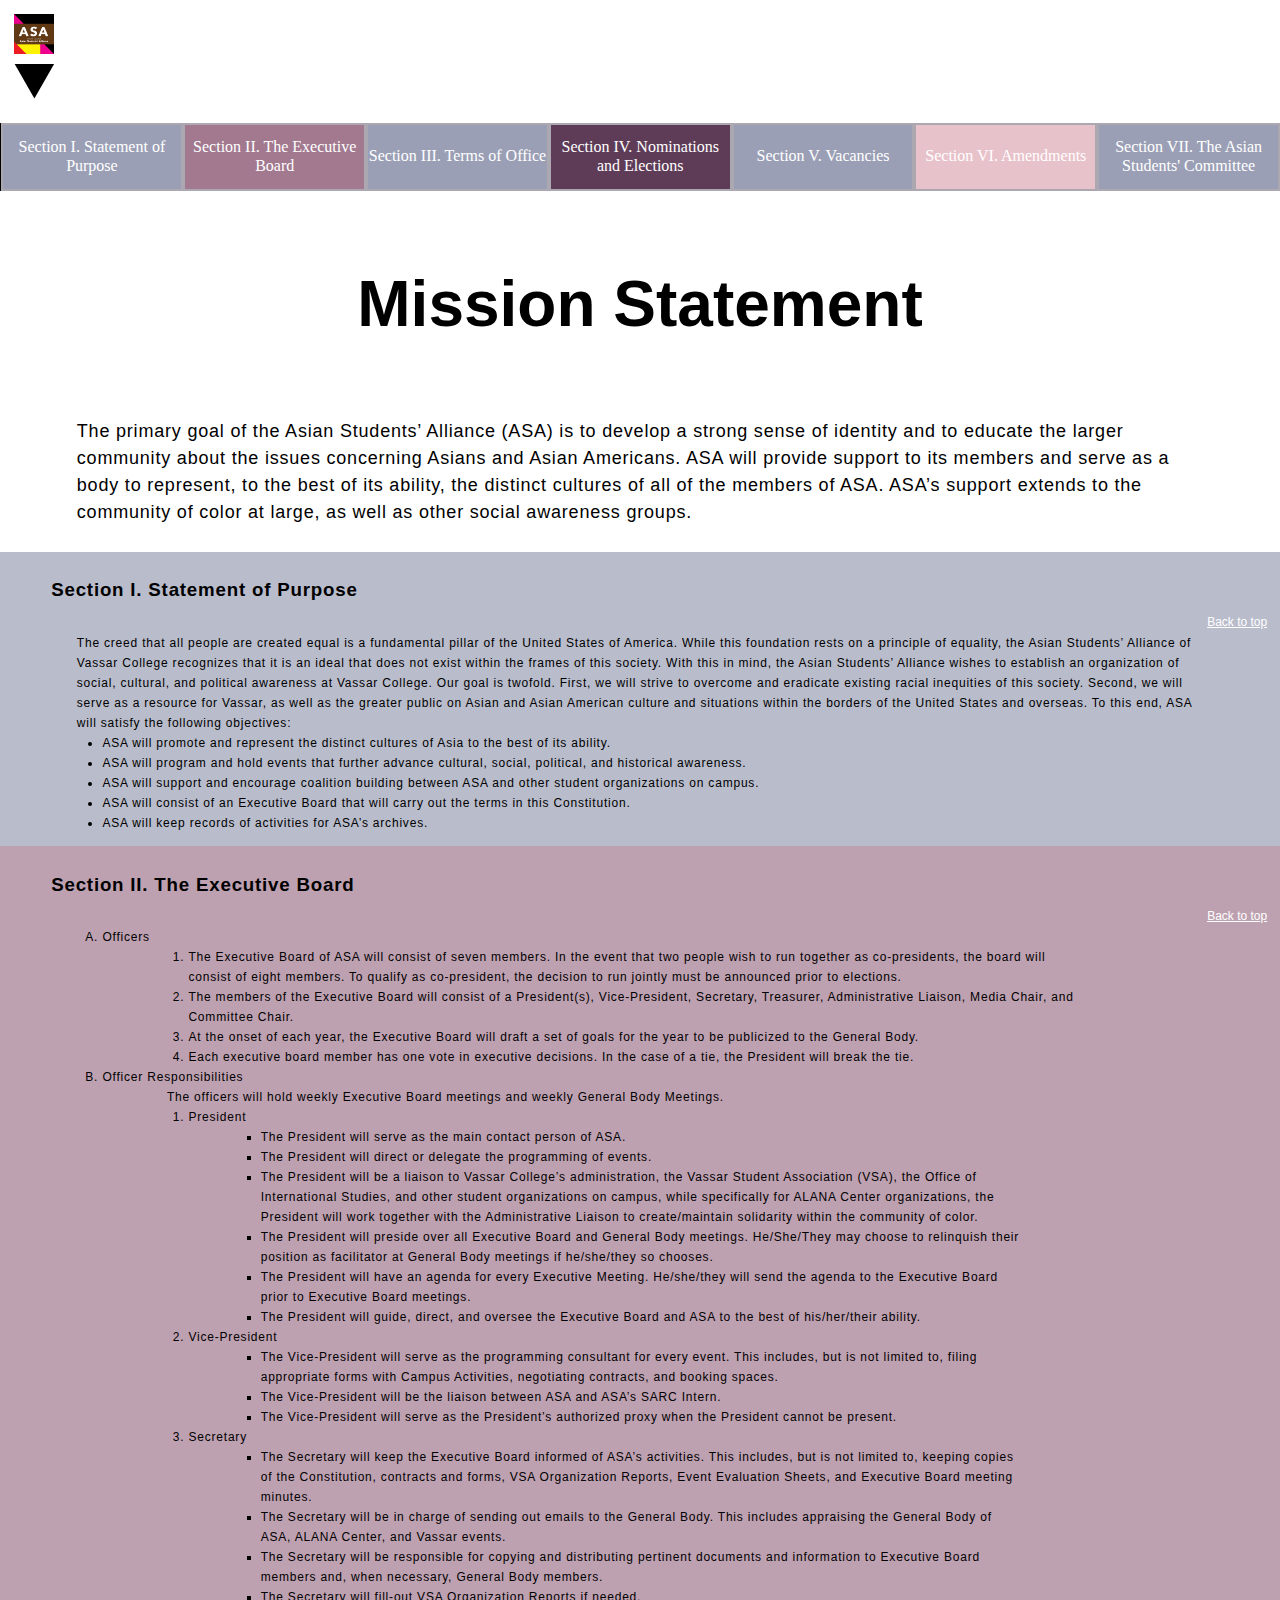
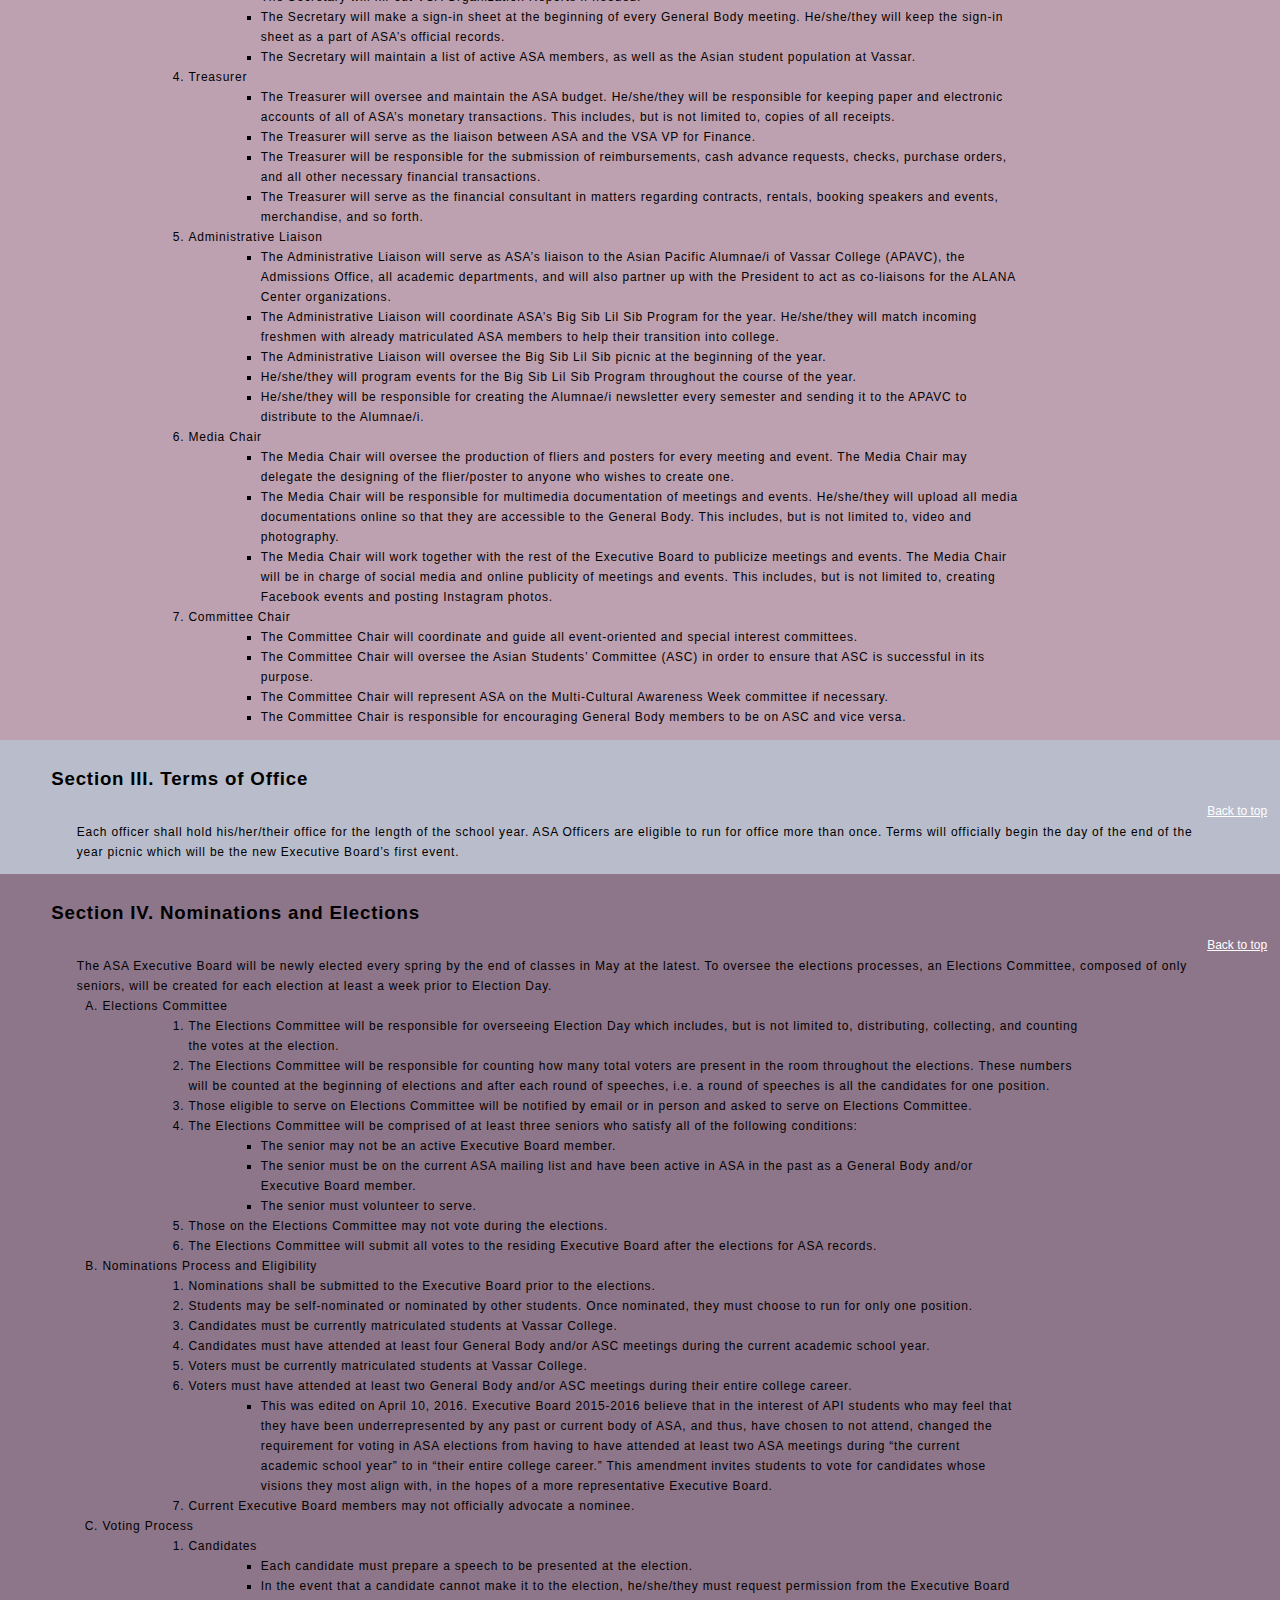
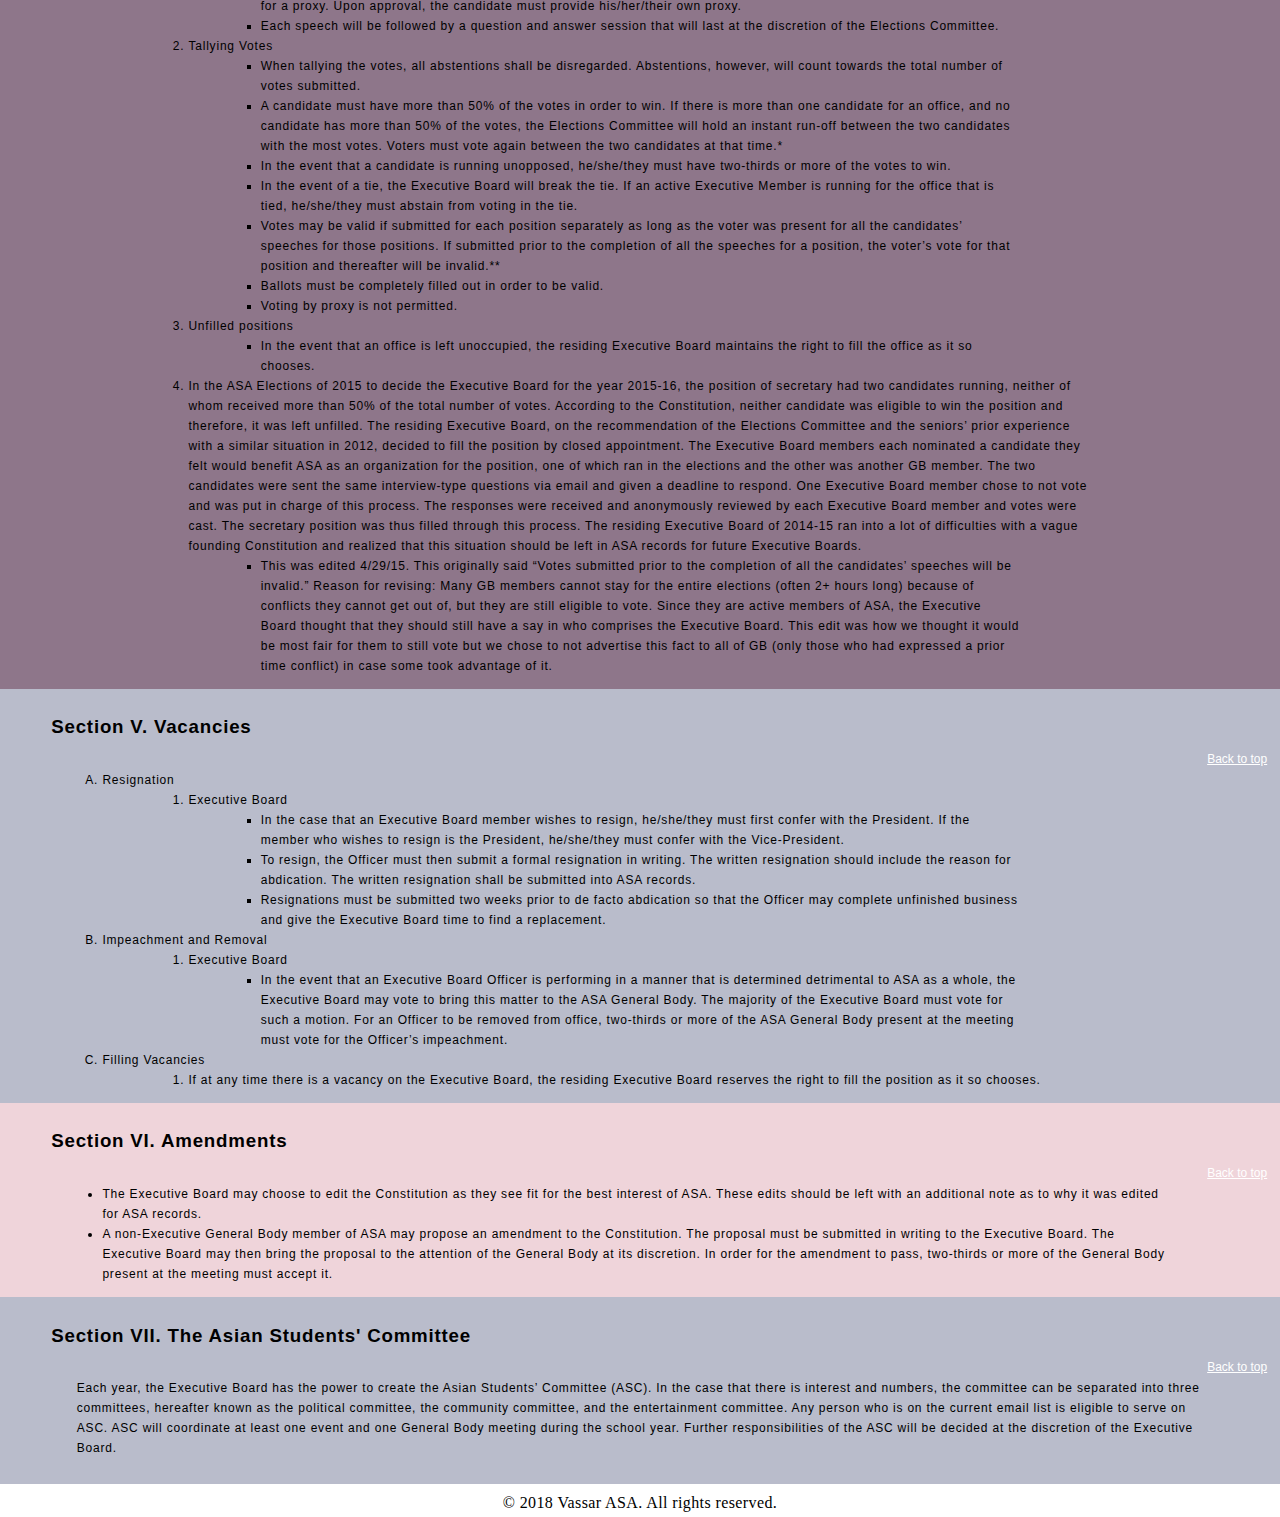
<file: ASA/mission-statement.html>
<html>
<head>
    <link rel="stylesheet" type="text/css" href=mission-statement.css>
    <link rel="stylesheet" type="text/css" href=normalize-button.css>
    <link rel="shortcut icon" href=pictures/favicon.ico>
    <title>ASA - Mission Statement</title>
</head>
<div id="grid">

<div id="header">
<a href=index.html>
    <img src="pictures/ASA.png" alt="ASA Logo">
</a>
<br>
<br>
<br>

<div class="dropdown">
    <button class="dropbtn">
        <div class="triangle-down"></div>
    </button>
    <div class="dropdown-content">
        <a href=mission-statement.html><p>Mission Statement</p></a>
        <a href=get-involved.html><p>Get Involved</p></a>
        <a href=history.html><p>History</p></a>
        <a href=minutes.html><p>Minutes</p></a>
        <a href=meet-eb.html><p>Meet EB</p></a>
        <a href=letter.html><p>A Letter</p></a>
        <a href=vasam.html><p>VASAM</p></a>
    </div>
</div>
<div id="link-bar">
<input class="scroll-link" id="part7-button" type="button" value="Section VII. The Asian Students' Committee" onClick="document.getElementById('part7').scrollIntoView();" />   
<input class="scroll-link" id="part6-button" type="button" value="Section VI. Amendments" onClick="document.getElementById('part6').scrollIntoView();" />   
<input class="scroll-link" id="part5-button" type="button" value="Section V. Vacancies" onClick="document.getElementById('part5').scrollIntoView();" />
<input class="scroll-link" id="part4-button" type="button" value= "Section IV. Nominations and Elections" onClick="document.getElementById('part4').scrollIntoView();" />
<input class="scroll-link" id="part3-button" type="button" value="Section III. Terms of Office" onClick="document.getElementById('part3').scrollIntoView();" />
<input class="scroll-link" id="part2-button" type="button" value="Section II. The Executive Board" onClick="document.getElementById('part2').scrollIntoView();" />
<input class="scroll-link" id="part1-button" type="button" value="Section I. Statement of Purpose" onClick="document.getElementById('part1').scrollIntoView();" />
</div>
</div>
<main>
<div id="intro">
<h1>Mission Statement</h1>
<p>
    The primary goal of the Asian Students’ Alliance (ASA) is to develop a strong sense of identity and to educate the larger community about the issues concerning Asians and Asian Americans. ASA will provide support to its members and serve as a body to represent, to the best of its ability, the distinct cultures of all of the members of ASA. ASA’s support extends to the community of color at large, as well as other social awareness groups.
</p>
</div>
<body>
<div id="part1">
<h3>Section I. Statement of Purpose</h3>
<a class="top-link" href="#top">Back to top</a>
<br>
<p>The creed that all people are created equal is a fundamental pillar of the United States of America. While this foundation rests on a principle of equality, the Asian Students’ Alliance of Vassar College recognizes that it is an ideal that does not exist within the frames of this society. With this in mind, the Asian Students’ Alliance wishes to establish an organization of social, cultural, and political awareness at Vassar College. Our goal is twofold. First, we will strive to overcome and eradicate existing racial inequities of this society. Second, we will serve as a resource for Vassar, as well as the greater public on Asian and Asian American culture and situations within the borders of the United States and overseas. To this end, ASA will satisfy the following objectives:</p>
<ul>
    <li>ASA will promote and represent the distinct cultures of Asia to the best of its ability.</li>
    <li>ASA will program and hold events that further advance cultural, social, political, and historical awareness.</li>
    <li>ASA will support and encourage coalition building between ASA and other student organizations on campus.</li>
    <li>ASA will consist of an Executive Board that will carry out the terms in this Constitution.</li>
    <li>ASA will keep records of activities for ASA’s archives.</li>
</ul>
</div>
<div id="part2">
<h3>Section II. The Executive Board</h3>
<a class="top-link" href="#top">Back to top</a>
<br>
    <ol type=A>
        <li>Officers
            <ol>
                <li>The Executive Board of ASA will consist of seven members. In the event that two people wish to run together as co-presidents, the board will consist of eight members. To qualify as co-president, the decision to run jointly must be announced prior to elections.</li>
                <li>The members of the Executive Board will consist of a President(s), Vice-President, Secretary, Treasurer, Administrative Liaison, Media Chair, and Committee Chair.</li>
                <li>At the onset of each year, the Executive Board will draft a set of goals for the year to be publicized to the General Body.</li>
                <li>Each executive board member has one vote in executive decisions. In the case of a tie, the President will break the tie.</li>
            </ol>
        </li>
        <li>Officer Responsibilities 
            <p>The officers will hold weekly Executive Board meetings and weekly General Body Meetings.</p>
            <ol>
                <li>President
                    <ul>
                        <li>The President will serve as the main contact person of ASA.</li>
                        <li>The President will direct or delegate the programming of events.</li>
                        <li>The President will be a liaison to Vassar College’s administration, the Vassar Student Association (VSA), the Office of International Studies, and other student organizations on campus, while specifically for ALANA Center organizations, the President will work together with the Administrative Liaison to create/maintain solidarity within the community of color.</li>
                        <li>The President will preside over all Executive Board and General Body meetings. He/She/They may choose to relinquish their position as facilitator at General Body meetings if he/she/they so chooses.</li>
                        <li>The President will have an agenda for every Executive Meeting. He/she/they will send the agenda to the Executive Board  prior to Executive Board meetings.</li>
                        <li>The President will guide, direct, and oversee the Executive Board and ASA to the best of his/her/their ability.</li>
                    </ul>
                </li>
                <li>Vice-President
                    <ul>
                        <li>The Vice-President will serve as the programming consultant for every event. This includes, but is not limited to, filing appropriate forms with Campus Activities, negotiating contracts, and booking spaces.</li>
                        <li>The Vice-President will be the liaison between ASA and ASA’s SARC Intern.</li>
                        <li>The Vice-President will serve as the President’s authorized proxy when the President cannot be present.</li>
                    </ul>
                </li>
                <li>Secretary
                    <ul>
                        <li>The Secretary will keep the Executive Board informed of ASA’s activities. This includes, but is not limited to, keeping copies of the Constitution, contracts and forms, VSA Organization Reports, Event Evaluation Sheets, and Executive Board meeting minutes.</li>
                        <li>The Secretary will be in charge of sending out emails to the General Body. This includes appraising the General Body of ASA, ALANA Center, and Vassar events.</li>
                        <li>The Secretary will be responsible for copying and distributing pertinent documents and information to Executive Board members and, when necessary, General Body members.</li>
                        <li>The Secretary will fill-out VSA Organization Reports if needed.</li>
                        <li>The Secretary will make a sign-in sheet at the beginning of every General Body meeting. He/she/they will keep the sign-in sheet as a part of ASA’s official records.</li>
                        <li>The Secretary will maintain a list of active ASA members, as well as the Asian student population at Vassar.</li>
                    </ul>
                </li>
                <li>Treasurer
                    <ul>
                        <li>The Treasurer will oversee and maintain the ASA budget. He/she/they will be responsible for keeping paper and electronic accounts of all of ASA’s monetary transactions. This includes, but is not limited to, copies of all receipts.</li>
                        <li>The Treasurer will serve as the liaison between ASA and the VSA VP for Finance.</li>
                        <li>The Treasurer will be responsible for the submission of reimbursements, cash advance requests, checks, purchase orders, and all other necessary financial transactions.</li>
                        <li>The Treasurer will serve as the financial consultant in matters regarding contracts, rentals, booking speakers and events, merchandise, and so forth.</li>
                    </ul>
                </li>
                <li>Administrative Liaison
                    <ul>
                        <li>The Administrative Liaison will serve as ASA’s liaison to the Asian Pacific Alumnae/i of Vassar College (APAVC), the Admissions Office, all academic departments, and will also partner up with the President to act as co-liaisons for the ALANA Center organizations.</li>
                        <li>The Administrative Liaison will coordinate ASA’s Big Sib Lil Sib Program for the year. He/she/they will match incoming freshmen with already matriculated ASA members to help their transition into college.</li>
                        <li>The Administrative Liaison will oversee the Big Sib Lil Sib picnic at the beginning of the year.</li>
                        <li>He/she/they will program events for the Big Sib Lil Sib Program throughout the course of the year.</li>
                        <li>He/she/they will be responsible for creating the Alumnae/i newsletter every semester and sending it to the APAVC to distribute to the Alumnae/i.</li>
                    </ul>
                </li>
                <li>Media Chair
                    <ul>
                        <li>The Media Chair will oversee the production of fliers and posters for every meeting and event. The Media Chair may delegate the designing of the flier/poster to anyone who wishes to create one.</li>
                        <li>The Media Chair will be responsible for multimedia documentation of meetings and events. He/she/they will upload all media documentations online so that they are accessible to the General Body. This includes, but is not limited to, video and photography.</li>
                        <li>The Media Chair will work together with the rest of the Executive Board to publicize meetings and events. The Media Chair will be in charge of social media and online publicity of meetings and events. This includes, but is not limited to, creating Facebook events and posting Instagram photos.</li>
                    </ul>
                </li>
                <li>Committee Chair
                    <ul>
                        <li>The Committee Chair will coordinate and guide all event-oriented and special interest committees.</li>
                        <li>The Committee Chair will oversee the Asian Students’ Committee (ASC) in order to ensure that ASC is successful in its purpose.</li>
                        <li>The Committee Chair will represent ASA on the Multi-Cultural Awareness Week committee if necessary.</li>
                        <li>The Committee Chair is responsible for encouraging General Body members to be on ASC and vice versa.</li>
                    </ul>
                </li>
            </ol>
        </li>
    </ol>
</div>    
<div id="part3">
<h3>Section III. Terms of Office</h3>
<a class="top-link" href="#top">Back to top</a>
<br>
<p>Each officer shall hold his/her/their office for the length of the school year. ASA Officers are eligible to run for office more than once. Terms will officially begin the day of the end of the year picnic which will be the new Executive Board’s first event.</p>
</div>
<div id="part4">
<h3>Section IV. Nominations and Elections</h3>
<a class="top-link" href="#top">Back to top</a>
<br>
<p>The ASA Executive Board will be newly elected every spring by the end of classes in May at the latest. To oversee the elections processes, an Elections Committee, composed of only seniors, will be created for each election at least a week prior to Election Day.</p>
<ol type=A>
    <li>Elections Committee</li>
        <ol>
            <li>The Elections Committee will be responsible for overseeing Election Day which includes, but is not limited to, distributing, collecting, and counting the votes at the election.</li>
            <li>The Elections Committee will be responsible for counting how many total voters are present in the room throughout the elections. These numbers will be counted at the beginning of elections and after each round of speeches, i.e. a round of speeches is all the candidates for one position.</li>
            <li>Those eligible to serve on Elections Committee will be notified by email or in person and asked to serve on Elections Committee.</li>
            <li>The Elections Committee will be comprised of at least three seniors who satisfy all of the following conditions:
                <ul>
                    <li>The senior may not be an active Executive Board member.</li>
                    <li>The senior must be on the current ASA mailing list and have been active in ASA in the past as a General Body and/or Executive Board member.</li>
                    <li>The senior must volunteer to serve.</li>
                </ul>
            </li>
            <li>Those on the Elections Committee may not vote during the elections.</li>
            <li>The Elections Committee will submit all votes to the residing Executive Board after the elections for ASA records.</li>
        </ol>
    <li>Nominations Process and Eligibility
        <ol>
            <li>Nominations shall be submitted to the Executive Board prior to the elections.</li>
            <li>Students may be self-nominated or nominated by other students. Once nominated, they must choose to run for only one position.</li>
            <li>Candidates must be currently matriculated students at Vassar College.</li>
            <li>Candidates must have attended at least four General Body and/or ASC meetings during the current academic school year.</li>
            <li>Voters must be currently matriculated students at Vassar College.</li>
            <li>Voters must have attended at least two General Body and/or ASC meetings during their entire college career.
                <ul>
                    <li>This was edited on April 10, 2016. Executive Board 2015-2016 believe that in the interest of API students who may feel that they have been underrepresented by any past or current body of ASA, and thus, have chosen to not attend, changed the requirement for voting in ASA elections from having to have attended at least two ASA meetings  during “the current academic school year” to in “their entire college career.” This amendment invites students to vote for candidates whose visions they most align with, in the hopes of a more representative Executive Board.</li>
                </ul>
            </li>
            <li>Current Executive Board members may not officially advocate a nominee.</li>
        </ol>
    </li>
    <li>Voting Process
        <ol>
            <li>Candidates
                <ul>
                    <li>Each candidate must prepare a speech to be presented at the election.</li>
                    <li>In the event that a candidate cannot make it to the election, he/she/they must request permission from the Executive Board for a proxy. Upon approval, the candidate must provide his/her/their own proxy.</li>
                    <li>Each speech will be followed by a question and answer session that will last at the discretion of the Elections Committee.</li>
                </ul>
            </li>
            <li>Tallying Votes
                <ul>
                    <li>When tallying the votes, all abstentions shall be disregarded. Abstentions, however, will count towards the total number of votes submitted.</li>
                    <li>A candidate must have more than 50% of the votes in order to win. If there is more than one candidate for an office, and no candidate has more than 50% of the votes, the Elections Committee will hold an instant run-off between the two candidates with the most votes. Voters must vote again between the two candidates at that time.*</li>
                    <li>In the event that a candidate is running unopposed, he/she/they must have two-thirds or more of the votes to win.</li>
                    <li>In the event of a tie, the Executive Board will break the tie. If an active Executive Member is running for the office that is tied, he/she/they must abstain from voting in the tie.</li>
                    <li>Votes may be valid if submitted for each position separately as long as the voter was present for all the candidates’ speeches for those positions. If submitted prior to the completion of all the speeches for a position, the voter’s vote for that position and thereafter will be invalid.**</li>
                    <li>Ballots must be completely filled out in order to be valid.</li>
                    <li>Voting by proxy is not permitted.</li>
                </ul>
            </li>
            <li>Unfilled positions
                <ul>
                    <li>In the event that an office is left unoccupied, the residing Executive Board maintains the right to fill the office as it so chooses.</li>
                </ul>
            </li>
            <li>
                In the ASA Elections of 2015 to decide the Executive Board for the year 2015-16, the position of secretary had two candidates running, neither of whom received more than 50% of the total number of votes. According to the Constitution, neither candidate was eligible to win the position and therefore, it was left unfilled. The residing Executive Board, on the recommendation of the Elections Committee and the seniors’ prior experience with a similar situation in 2012, decided to fill the position by closed appointment. The Executive Board members each nominated a candidate they felt would benefit ASA as an organization for the position, one of which ran in the elections and the other was another GB member. The two candidates were sent the same interview-type questions via email and given a deadline to respond. One Executive Board member chose to not vote and was put in charge of this process. The responses were received and anonymously reviewed by each Executive Board member and votes were cast. The secretary position was thus filled through this process. The residing Executive Board of 2014-15 ran into a lot of difficulties with a vague founding Constitution and realized that this situation should be left in ASA records for future Executive Boards.
                <ul>
                    <li>This was edited 4/29/15. This originally said “Votes submitted prior to the completion of all the candidates’ speeches will be invalid.” Reason for revising: Many GB members cannot stay for the entire elections (often 2+ hours long) because of conflicts they cannot get out of, but they are still eligible to vote. Since they are active members of ASA, the Executive Board thought that they should still have a say in who comprises the Executive Board. This edit was how we thought it would be most fair for them to still vote but we chose to not advertise this fact to all of GB (only those who had expressed a prior time conflict) in case some took advantage of it.</li>
                </ul>
            </li>
        </ol>
    </li>
</ol>
</div>
<div id="part5">
<h3>Section V. Vacancies</h3>
<a class="top-link" href="#top">Back to top</a>
<br>
<ol type=A>
    <li>Resignation
        <ol>
            <li>Executive Board
                <ul>
                    <li>In the case that an Executive Board member wishes to resign, he/she/they must first confer with the President. If the member who wishes to resign is the President, he/she/they must confer with the Vice-President.</li>
                    <li>To resign, the Officer must then submit a formal resignation in writing. The written resignation should include the reason for abdication. The written resignation shall be submitted into ASA records.</li>
                    <li>Resignations must be submitted two weeks prior to de facto abdication so that the Officer may complete unfinished business and give the Executive Board time to find a replacement.</li>
                </ul>
            </li>
        </ol>
    </li>
    <li>Impeachment and Removal
        <ol>
            <li>Executive Board
                <ul>
                    <li>In the event that an Executive Board Officer is performing in a manner that is determined detrimental to ASA as a whole, the Executive Board may vote to bring this matter to the ASA General Body. The majority of the Executive Board must vote for such a motion. For an Officer to be removed from office, two-thirds or more of the ASA General Body present at the meeting must vote for the Officer’s impeachment.</li>
                </ul>
            </li>
        </ol>
    </li>
    <li>Filling Vacancies
        <ol>
            <li>If at any time there is a vacancy on the Executive Board, the residing Executive Board reserves the right to fill the position as it so chooses.</li>
        </ol>
    </li>
</ol>
</div>    
<div id="part6">
<h3>Section VI. Amendments</h3>
<a class="top-link" href="#top">Back to top</a>
<br>
<ul>
    <li>The Executive Board may choose to edit the Constitution as they see fit for the best interest of ASA. These edits should be left with an additional note as to why it was edited for ASA records.</li>
    <li>A non-Executive General Body member of ASA may propose an amendment to the Constitution. The proposal must be submitted in writing to the Executive Board. The Executive Board may then bring the proposal to the attention of the General Body at its discretion. In order for the amendment to pass, two-thirds or more of the General Body present at the meeting must accept it.</li>
</ul>
</div>
<div id="part7">
<h3>Section VII. The Asian Students' Committee</h3>
<a class="top-link" href="#top">Back to top</a>
<br>
<p>
    Each year, the Executive Board has the power to create the Asian Students’ Committee (ASC). In the case that there is interest and numbers, the committee can be separated into three committees, hereafter known as the political committee, the community committee, and the entertainment committee. Any person who is on the current email list is eligible to serve on ASC. ASC will coordinate at least one event and one General Body meeting during the school year. Further responsibilities of the ASC will be decided at the discretion of the Executive Board.
</p>
</div>
</body>
</main>
</div>
<footer>
    <p>© 2018 Vassar ASA. All rights reserved.</p>
</footer>
</html>
</file>
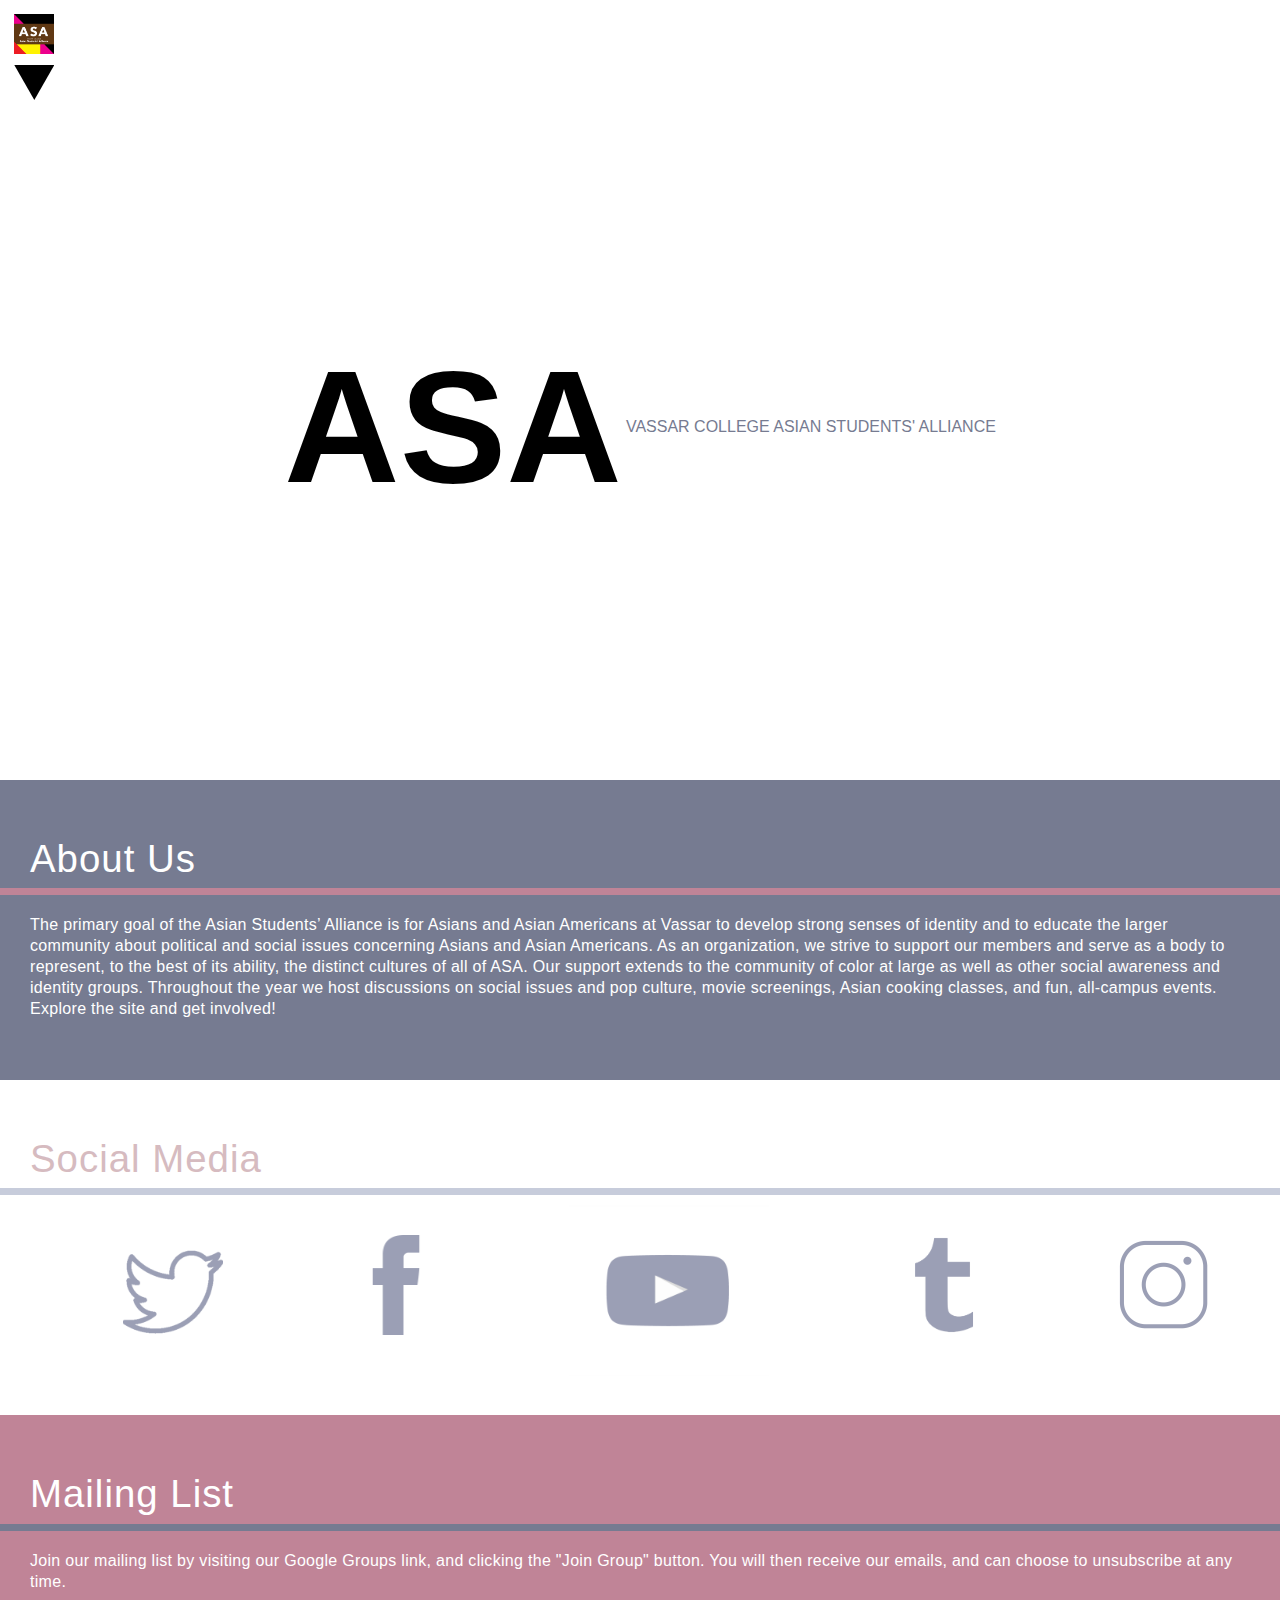
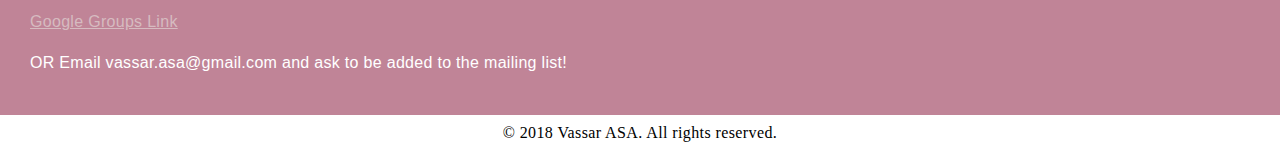
<file: ASA/title.html>
<html>
<head>
    <link rel="stylesheet" type="text/css" href="reset.css">
    <link rel="stylesheet" type="text/css" href="title.css">
    <link rel="shortcut icon" href=pictures/favicon.ico>
    <title>Vassar ASA</title>
</head>
<div id="big-grid">
<main>
    <a href=title.html>
        <img src="pictures/ASA.png" alt="ASA Logo">
    </a>
    <div class="top">
    <br>
    <br>
    <br>
    <br>
    <div class="dropdown">
        <button class="dropbtn">
            <div class="triangle-down"></div>
        </button>
        <div class="dropdown-content">
            <a href=mission-statement.html><p>Mission Statement</p></a>
            <a href=get-involved.html><p>Get Involved</p></a>
            <a href=history.html><p>History</p></a>
            <a href=minutes.html><p>Minutes</p></a>
            <a href=meet-eb.html><p>Meet EB</p></a>
            <a href=letter.html><p>A Letter</p></a>
            <a href=vasam.html><p>VASAM</p></a>
        </div>
    </div>
    <div id="title">
    <h1>ASA</h1>
    <h2>Vassar College Asian Students' Alliance </h2>
    </div>
    </div>
</main>
<body>
    <div id="about-us">
        <h1>About Us </h1>
        <div class="red-bar"></div>
        <p>The primary goal of the Asian Students’ Alliance is for Asians and Asian Americans at Vassar to develop strong senses of identity and to educate the larger community about political and social issues concerning Asians and Asian Americans.  As an organization, we strive to support our members and serve as a body to represent, to the best of its ability, the distinct cultures of all of ASA.  Our support extends to the community of color at large as well as other social awareness and identity groups.  Throughout the year we host discussions on social issues and pop culture, movie screenings, Asian cooking classes, and fun, all-campus events.  Explore the site and get involved!</p>
    </div>
    <div id="social-media">
        <h1>Social Media</h1>
        <div class="red-bar"></div>
        <div class="icon-grid">
            <div class="icon">
                <a href="https://twitter.com/vassarASA" target="_blank">
                    <img class="twitter" src="pictures/twitter-icon-hover.png" alt="ASA Twitter">
                    <img class="twitter" src="pictures/twitter-icon.png">
                </a>
            </div>
            <div class="icon">
                <a href="https://www.facebook.com/vassar.asa" target="_blank">
                    <img class="facebook" src="pictures/facebook-icon-hover.png" alt="ASA Facebook">
                    <img class="facebook" src="pictures/facebook-icon.png">
                </a>
            </div>
            <div class="icon">
                <a href="https://www.youtube.com/user/vassarasa" target="_blank">
                    <img class="youtube" src="pictures/youtube-icon-hover.png" alt="ASA Youtube">
                    <img class="youtube" src="pictures/youtube-icon.png">
                </a>
            </div>
            <div class="icon">
                <a href="http://vassarasa.tumblr.com/" target="_blank">  
                    <img class="tumblr" src="pictures/tumblr-icon-hover.png" alt="ASA Tumblr">
                    <img class="tumblr" src="pictures/tumblr-icon.png">
                </a>
            </div>
            <div class="icon">
                <a href="https://www.instagram.com/vassarasa/" target="_blank">
                    <img class="instagram" src="pictures/insta-icon-hover.png" alt="ASA Instagram">
                    <img class="instagram" src="pictures/insta-icon.png">
                </a>
            </div>
        </div>
    </div>
    <div id="mailing-list">
        <h1>Mailing List</h1>
        <div class="red-bar"></div>
        <p>Join our mailing list by visiting our Google Groups link, and clicking the "Join Group" button. You will then receive our emails, and can choose to unsubscribe at any time. </p>
        <a class="mailing-list-link" href="http://bit.ly/asamailinglist" target="_blank">
            Google Groups Link
        </a>
        <p>OR Email vassar.asa@gmail.com and ask to be added to the mailing list!</p>
    </div>
</body>
</div>
<footer>
    <p>© 2018 Vassar ASA. All rights reserved.</p>
</footer>
</html>
</file>
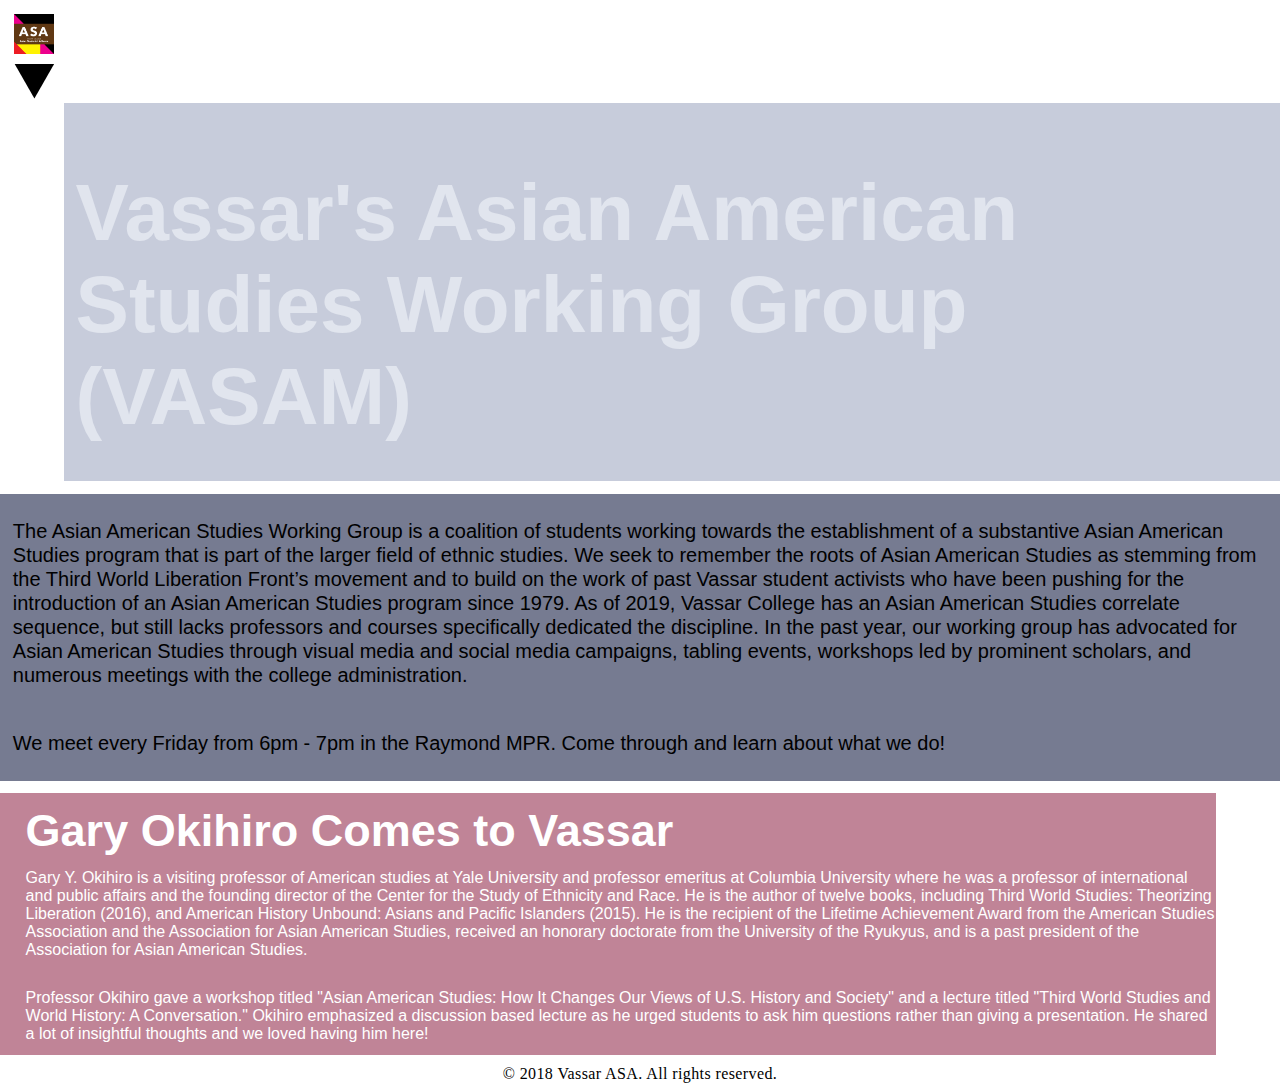
<file: ASA/vasam.html>
<html>
<head>
    <link rel="stylesheet" type="text/css" href=vasam.css>
    <link rel="shortcut icon" href=pictures/favicon.ico>
    <title>ASA - Meet EB</title>
</head>
<div id="grid">
<div id="header">
<a href=index.html>
    <img src="pictures/ASA.png" alt="ASA Logo">
</a>
<br>
<br>
<br>
<div class="dropdown">
    <button class="dropbtn">
        <div class="triangle-down"></div>
    </button>
    <div class="dropdown-content">
        <a href=mission-statement.html><p>Mission Statement</p></a>
        <a href=get-involved.html><p>Get Involved</p></a>
        <a href=history.html><p>History</p></a>
        <a href=minutes.html><p>Minutes</p></a>
        <a href=meet-eb.html><p>Meet EB</p></a>
        <a href=letter.html><p>A Letter</p></a>
        <a href=vasam.html><p>VASAM</p></a>
    </div>
</div>
<div id="title">    
<h1>Vassar's Asian American Studies Working Group (VASAM)</h1>
</div>
</div>
<div id="body">
<p>
    The Asian American Studies Working Group is a coalition of students working towards the establishment of a substantive Asian American Studies program that is part of the larger field of ethnic studies. We seek to remember the roots of Asian American Studies as stemming from the Third World Liberation Front’s movement and to build on the work of past Vassar student activists who have been pushing for the introduction of an Asian American Studies program since 1979. As of 2019, Vassar College has an Asian American Studies correlate sequence, but still lacks professors and courses specifically dedicated the discipline. In the past year, our working group has advocated for Asian American Studies through visual media and social media campaigns, tabling events, workshops led by prominent scholars, and numerous meetings with the college administration.
</p>
<br>
<p id="meeting">
    We meet every Friday from 6pm - 7pm in the Raymond MPR. Come through and learn about what we do!
</p>
</div>
<div id="okihiro">
<h1>Gary Okihiro Comes to Vassar</h1>
<p>
    Gary Y. Okihiro is a visiting professor of American studies at Yale University and professor emeritus at Columbia University where he was a professor of international and public affairs and the founding director of the Center for the Study of Ethnicity and Race. He is the author of twelve books, including Third World Studies: Theorizing Liberation (2016), and American History Unbound: Asians and Pacific Islanders (2015). He is the recipient of the Lifetime Achievement Award from the American Studies Association and the Association for Asian American Studies, received an honorary doctorate from the University of the Ryukyus, and is a past president of the Association for Asian American Studies.  
</p>
<br>
<p>
    Professor Okihiro gave a workshop titled "Asian American Studies: How It Changes Our Views of U.S. History and Society" and a lecture titled "Third World Studies and World History: A Conversation." Okihiro emphasized a discussion based lecture as he urged students to ask him questions rather than giving a presentation. He shared a lot of insightful thoughts and we loved having him here! 
</p>
</div>
</div>
<footer>
    <p>© 2018 Vassar ASA. All rights reserved.</p>
</footer>
</html>
</file>
<file: ASA/title.css>
:root {
--color1: #D6BBC0;
--color2: #767B91;
--color3: #C08497;
--color4: #C7CCDB;
--color5: white;
--color6: #E1E5EE;
}

#big-grid {
    display: grid;
    grid-template-columns: 1fr;
    grid-template-rows: 180px repeat(5, minmax(300px, auto));
}
.top{
    grid-column: 1;
    grid-row: 1 / span 3;
}
 main img {
    vertical-align: top;
    float: left;
    margin-left: 14;
    margin-top: 14;
    height: 40px;
    width: auto;
}
.dropbtn{
    border: none;
    float:left;
    margin-left: 16%;
    background-color: white;
    padding-bottom: 10%;
}
.dropbtn .triangle-down {
    width: 40px;
    height: 35px;
    background-color: black;
    clip-path: polygon(50% 100%, 0 0, 100% 0);
    -webkit-clip-path: polygon(50% 100%, 0 0, 100% 0);
}
.dropdown{
    position:relative;
    display:inline-block;
}
.dropdown-content{
    display:none;
    position: absolute;
    background-color: black;
    color:white;
    min-width: 200px;
    z-index: 1;
    margin-top: 75%;
    margin-left: 20%;
    font-family: "Trebuchet MS", Helvetica, serif;
    font-weight: 400;
    border-top: solid;
    border-radius: 10px;
    border-top-color: var(--color2);
}
.dropdown-content a{
    min-width:160px;
    min-height:40px;
    text-decoration: none;
    display: block;
    text-transform: uppercase;
    border-bottom: solid;
    border-radius: 10px;
    border-bottom-color: var(--color2);
    letter-spacing: 1px;
}
.dropdown-content a p{
    margin-left: 10px;
    padding-top: 3px;
    color: white;
    text-transform:uppercase;
    
}
.dropdown-content a:hover{background-color:var(--color2);}
.dropdown:hover .dropdown-content {display: block;}
#title {
    height: 100%;
    line-height: 4000%;
    text-align: center;
}
#title h1 {
    font-family: "Arial", Helvetica, sans-serif;
    font-size: 1000%;
    font-weight:600;
    text-align: center;
    display: inline-block;
    vertical-align: middle;
    line-height: normal;
    
}

h2 {
    font-family: "Arial", Helvetica, sans-serif;
    font-size: 100%;
    text-transform: uppercase;
    text-align: center;
    display: inline-block;
    vertical-align: middle;
    line-height: normal;
    color: var(--color2);
}
#about-us {
    background-color: var(--color2);
    grid-column: 1;
    grid-row: 4;
}
#about-us h1 {
    font-family: "Trebuchet MS", Helvetica, serif;
    font-size: 240%;
    letter-spacing: 1;
    vertical-align: bottom;
    color: white;    
    margin-top: 60px;
    margin-left: 30px;
    padding-bottom: 10px;
}
#about-us div{
    height: 7px;
    background-color: var(--color3);
}

#about-us p {
    font-family: "Trebuchet MS", Helvetica, serif;
    vertical-align: bottom;
    color:white;
    margin-top: 20px;
    margin-left: 30px;
    margin-right: 30px;
    margin-bottom: 20px;
    letter-spacing: 0.3;
    line-height: 1.3;
}
#social-media {
    grid-column: 1;
    grid-row: 5;
    margin-bottom: 20px;
    background-color: var(--color5);
}
#social-media h1{
    font-family: "Trebuchet MS", Helvetica, serif;
    font-size: 240%;
    letter-spacing: 1;
    margin-top: 60px;
    margin-left: 30px;
    padding-bottom: 10px;
    text-transform: capitalize;
    color: var(--color1);
}
#social-media div.red-bar{
    height: 7px;
    background-color: var(--color4);
}
#social-media .icongrid{
    display:grid;
    grid-template-columns: repeat(auto, 1fr);
    grid-gap: 10px;
}
.icon {
    float: left;
    position: relative;
    justify-items: center;
    margin-left: 9.6%;
}
.icon .twitter{
    height: 100px;
    width: auto;
    margin-top: 45%;
}
.icon .facebook{
    height: 100px;
    width: auto;
    margin-top: 40%;
}
.icon .youtube{
    height:200px;
    width: auto;
}
.icon .tumblr{
    height: 100px;
    width: auto;
    margin-top: 40%;
}
.icon .instagram{
    height: 100px;
    width: auto;
    margin-top: 40%;
}
#social-media a img:last-child {
    display:none;
}
#social-media a:hover img:last-child{
    display:block;
}
#social-media a:hover img:first-child{
    display:none;
}
#mailing-list {
    background-color: var(--color3);
    grid-column: 1;
    grid-row: 6;
}
#mailing-list h1{
    font-family: "Trebuchet MS", Helvetica, serif;
    font-size: 240%;
    letter-spacing: 1;
    vertical-align: bottom;
    color: white;    
    margin-top: 60px;
    margin-left: 30px;
    padding-bottom: 10px;
}
#mailing-list div.red-bar{
    height: 7px;
    background-color: var(--color2);
}
#mailing-list p{
    font-family: "Trebuchet MS", Helvetica, serif;
    vertical-align: bottom;
    color:white;
    margin-top: 20px;
    margin-left: 30px;
    margin-right: 30px;
    margin-bottom: 20px;
    letter-spacing: 0.3;
    line-height: 1.3;
}
#mailing-list a{
    font-family: "Trebuchet MS", Helvetica, serif;
    margin-top: 20px;
    margin-left: 30px;
    margin-right: 30px;
    margin-bottom: 10px;
    letter-spacing: 0.3;
    line-height: 1.3;
    color: var(--color1);
}
footer p{
    padding-top: 10px;
    letter-spacing: 0.4;
    text-align: center;
    padding-bottom: 5px;
}
</file>
<file: docs/index.css>
:root {
--color1: #D6BBC0;
--color2: #767B91;
--color3: #C08497;
--color4: #C7CCDB;
--color5: white;
--color6: #E1E5EE;
}

#big-grid {
    display: grid;
    grid-template-columns: 1fr;
    grid-template-rows: 180px repeat(5, minmax(300px, auto));
}
.top{
    grid-column: 1;
    grid-row: 1 / span 3;
}
 main img {
    vertical-align: top;
    float: left;
    margin-left: 14;
    margin-top: 14;
    height: 40px;
    width: auto;
}
.dropbtn{
    border: none;
    float:left;
    margin-left: 16%;
    background-color: white;
    padding-bottom: 10%;
}
.dropbtn .triangle-down {
    width: 40px;
    height: 35px;
    background-color: black;
    clip-path: polygon(50% 100%, 0 0, 100% 0);
    -webkit-clip-path: polygon(50% 100%, 0 0, 100% 0);
}
.dropdown{
    position:relative;
    display:inline-block;
}
.dropdown-content{
    display:none;
    position: absolute;
    background-color: black;
    color:white;
    min-width: 200px;
    z-index: 1;
    margin-top: 75%;
    margin-left: 20%;
    font-family: "Trebuchet MS", Helvetica, serif;
    font-weight: 400;
    border-top: solid;
    border-radius: 10px;
    border-top-color: var(--color2);
}
.dropdown-content a{
    min-width:160px;
    min-height:40px;
    text-decoration: none;
    display: block;
    text-transform: uppercase;
    border-bottom: solid;
    border-radius: 10px;
    border-bottom-color: var(--color2);
    letter-spacing: 1px;
}
.dropdown-content a p{
    margin-left: 10px;
    padding-top: 3px;
    color: white;
    text-transform:uppercase;
    
}
.dropdown-content a:hover{background-color:var(--color2);}
.dropdown:hover .dropdown-content {display: block;}
#title {
    height: 100%;
    line-height: 4000%;
    text-align: center;
}
#title h1 {
    font-family: "Arial", Helvetica, sans-serif;
    font-size: 1000%;
    font-weight:600;
    text-align: center;
    display: inline-block;
    vertical-align: middle;
    line-height: normal;
    
}

h2 {
    font-family: "Arial", Helvetica, sans-serif;
    font-size: 100%;
    text-transform: uppercase;
    text-align: center;
    display: inline-block;
    vertical-align: middle;
    line-height: normal;
    color: var(--color2);
}
#about-us {
    background-color: var(--color2);
    grid-column: 1;
    grid-row: 4;
}
#about-us h1 {
    font-family: "Trebuchet MS", Helvetica, serif;
    font-size: 240%;
    letter-spacing: 1;
    vertical-align: bottom;
    color: white;    
    margin-top: 60px;
    margin-left: 30px;
    padding-bottom: 10px;
}
#about-us div{
    height: 7px;
    background-color: var(--color3);
}

#about-us p {
    font-family: "Trebuchet MS", Helvetica, serif;
    vertical-align: bottom;
    color:white;
    margin-top: 20px;
    margin-left: 30px;
    margin-right: 30px;
    margin-bottom: 20px;
    letter-spacing: 0.3;
    line-height: 1.3;
}
#social-media {
    grid-column: 1;
    grid-row: 5;
    margin-bottom: 20px;
    background-color: var(--color5);
}
#social-media h1{
    font-family: "Trebuchet MS", Helvetica, serif;
    font-size: 240%;
    letter-spacing: 1;
    margin-top: 60px;
    margin-left: 30px;
    padding-bottom: 10px;
    text-transform: capitalize;
    color: var(--color1);
}
#social-media div.red-bar{
    height: 7px;
    background-color: var(--color4);
}
#social-media .icongrid{
    display:grid;
    grid-template-columns: repeat(auto, 1fr);
    grid-gap: 10px;
}
.icon {
    float: left;
    position: relative;
    justify-items: center;
    margin-left: 9.6%;
}
.icon .twitter{
    height: 100px;
    width: auto;
    margin-top: 45%;
}
.icon .facebook{
    height: 100px;
    width: auto;
    margin-top: 40%;
}
.icon .youtube{
    height:200px;
    width: auto;
}
.icon .tumblr{
    height: 100px;
    width: auto;
    margin-top: 40%;
}
.icon .instagram{
    height: 100px;
    width: auto;
    margin-top: 40%;
}
#social-media a img:last-child {
    display:none;
}
#social-media a:hover img:last-child{
    display:block;
}
#social-media a:hover img:first-child{
    display:none;
}
#mailing-list {
    background-color: var(--color3);
    grid-column: 1;
    grid-row: 6;
}
#mailing-list h1{
    font-family: "Trebuchet MS", Helvetica, serif;
    font-size: 240%;
    letter-spacing: 1;
    vertical-align: bottom;
    color: white;    
    margin-top: 60px;
    margin-left: 30px;
    padding-bottom: 10px;
}
#mailing-list div.red-bar{
    height: 7px;
    background-color: var(--color2);
}
#mailing-list p{
    font-family: "Trebuchet MS", Helvetica, serif;
    vertical-align: bottom;
    color:white;
    margin-top: 20px;
    margin-left: 30px;
    margin-right: 30px;
    margin-bottom: 20px;
    letter-spacing: 0.3;
    line-height: 1.3;
}
#mailing-list a{
    font-family: "Trebuchet MS", Helvetica, serif;
    margin-top: 20px;
    margin-left: 30px;
    margin-right: 30px;
    margin-bottom: 10px;
    letter-spacing: 0.3;
    line-height: 1.3;
    color: var(--color1);
}
footer p{
    padding-top: 10px;
    letter-spacing: 0.4;
    text-align: center;
    padding-bottom: 5px;
}
</file>
<file: docs/ASA/index.css>
:root {
--color1: #D6BBC0;
--color2: #767B91;
--color3: #C08497;
--color4: #C7CCDB;
--color5: white;
--color6: #E1E5EE;
}

#big-grid {
    display: grid;
    grid-template-columns: 1fr;
    grid-template-rows: 180px repeat(5, minmax(300px, auto));
}
.top{
    grid-column: 1;
    grid-row: 1 / span 3;
}
 main img {
    vertical-align: top;
    float: left;
    margin-left: 14;
    margin-top: 14;
    height: 40px;
    width: auto;
}
.dropbtn{
    border: none;
    float:left;
    margin-left: 16%;
    background-color: white;
    padding-bottom: 10%;
}
.dropbtn .triangle-down {
    width: 40px;
    height: 35px;
    background-color: black;
    clip-path: polygon(50% 100%, 0 0, 100% 0);
    -webkit-clip-path: polygon(50% 100%, 0 0, 100% 0);
}
.dropdown{
    position:relative;
    display:inline-block;
}
.dropdown-content{
    display:none;
    position: absolute;
    background-color: black;
    color:white;
    min-width: 200px;
    z-index: 1;
    margin-top: 75%;
    margin-left: 20%;
    font-family: "Trebuchet MS", Helvetica, serif;
    font-weight: 400;
    border-top: solid;
    border-radius: 10px;
    border-top-color: var(--color2);
}
.dropdown-content a{
    min-width:160px;
    min-height:40px;
    text-decoration: none;
    display: block;
    text-transform: uppercase;
    border-bottom: solid;
    border-radius: 10px;
    border-bottom-color: var(--color2);
    letter-spacing: 1px;
}
.dropdown-content a p{
    margin-left: 10px;
    padding-top: 3px;
    color: white;
    text-transform:uppercase;
    
}
.dropdown-content a:hover{background-color:var(--color2);}
.dropdown:hover .dropdown-content {display: block;}
#title {
    height: 100%;
    line-height: 4000%;
    text-align: center;
}
#title h1 {
    font-family: "Arial", Helvetica, sans-serif;
    font-size: 1000%;
    font-weight:600;
    text-align: center;
    display: inline-block;
    vertical-align: middle;
    line-height: normal;
    
}

h2 {
    font-family: "Arial", Helvetica, sans-serif;
    font-size: 100%;
    text-transform: uppercase;
    text-align: center;
    display: inline-block;
    vertical-align: middle;
    line-height: normal;
    color: var(--color2);
}
#about-us {
    background-color: var(--color2);
    grid-column: 1;
    grid-row: 4;
}
#about-us h1 {
    font-family: "Trebuchet MS", Helvetica, serif;
    font-size: 240%;
    letter-spacing: 1;
    vertical-align: bottom;
    color: white;    
    margin-top: 60px;
    margin-left: 30px;
    padding-bottom: 10px;
}
#about-us div{
    height: 7px;
    background-color: var(--color3);
}

#about-us p {
    font-family: "Trebuchet MS", Helvetica, serif;
    vertical-align: bottom;
    color:white;
    margin-top: 20px;
    margin-left: 30px;
    margin-right: 30px;
    margin-bottom: 20px;
    letter-spacing: 0.3;
    line-height: 1.3;
}
#social-media {
    grid-column: 1;
    grid-row: 5;
    margin-bottom: 20px;
    background-color: var(--color5);
}
#social-media h1{
    font-family: "Trebuchet MS", Helvetica, serif;
    font-size: 240%;
    letter-spacing: 1;
    margin-top: 60px;
    margin-left: 30px;
    padding-bottom: 10px;
    text-transform: capitalize;
    color: var(--color1);
}
#social-media div.red-bar{
    height: 7px;
    background-color: var(--color4);
}
#social-media .icongrid{
    display:grid;
    grid-template-columns: repeat(auto, 1fr);
    grid-gap: 10px;
}
.icon {
    float: left;
    position: relative;
    justify-items: center;
    margin-left: 9.6%;
}
.icon .twitter{
    height: 100px;
    width: auto;
    margin-top: 45%;
}
.icon .facebook{
    height: 100px;
    width: auto;
    margin-top: 40%;
}
.icon .youtube{
    height:200px;
    width: auto;
}
.icon .tumblr{
    height: 100px;
    width: auto;
    margin-top: 40%;
}
.icon .instagram{
    height: 100px;
    width: auto;
    margin-top: 40%;
}
#social-media a img:last-child {
    display:none;
}
#social-media a:hover img:last-child{
    display:block;
}
#social-media a:hover img:first-child{
    display:none;
}
#mailing-list {
    background-color: var(--color3);
    grid-column: 1;
    grid-row: 6;
}
#mailing-list h1{
    font-family: "Trebuchet MS", Helvetica, serif;
    font-size: 240%;
    letter-spacing: 1;
    vertical-align: bottom;
    color: white;    
    margin-top: 60px;
    margin-left: 30px;
    padding-bottom: 10px;
}
#mailing-list div.red-bar{
    height: 7px;
    background-color: var(--color2);
}
#mailing-list p{
    font-family: "Trebuchet MS", Helvetica, serif;
    vertical-align: bottom;
    color:white;
    margin-top: 20px;
    margin-left: 30px;
    margin-right: 30px;
    margin-bottom: 20px;
    letter-spacing: 0.3;
    line-height: 1.3;
}
#mailing-list a{
    font-family: "Trebuchet MS", Helvetica, serif;
    margin-top: 20px;
    margin-left: 30px;
    margin-right: 30px;
    margin-bottom: 10px;
    letter-spacing: 0.3;
    line-height: 1.3;
    color: var(--color1);
}
footer p{
    padding-top: 10px;
    letter-spacing: 0.4;
    text-align: center;
    padding-bottom: 5px;
}
</file>
